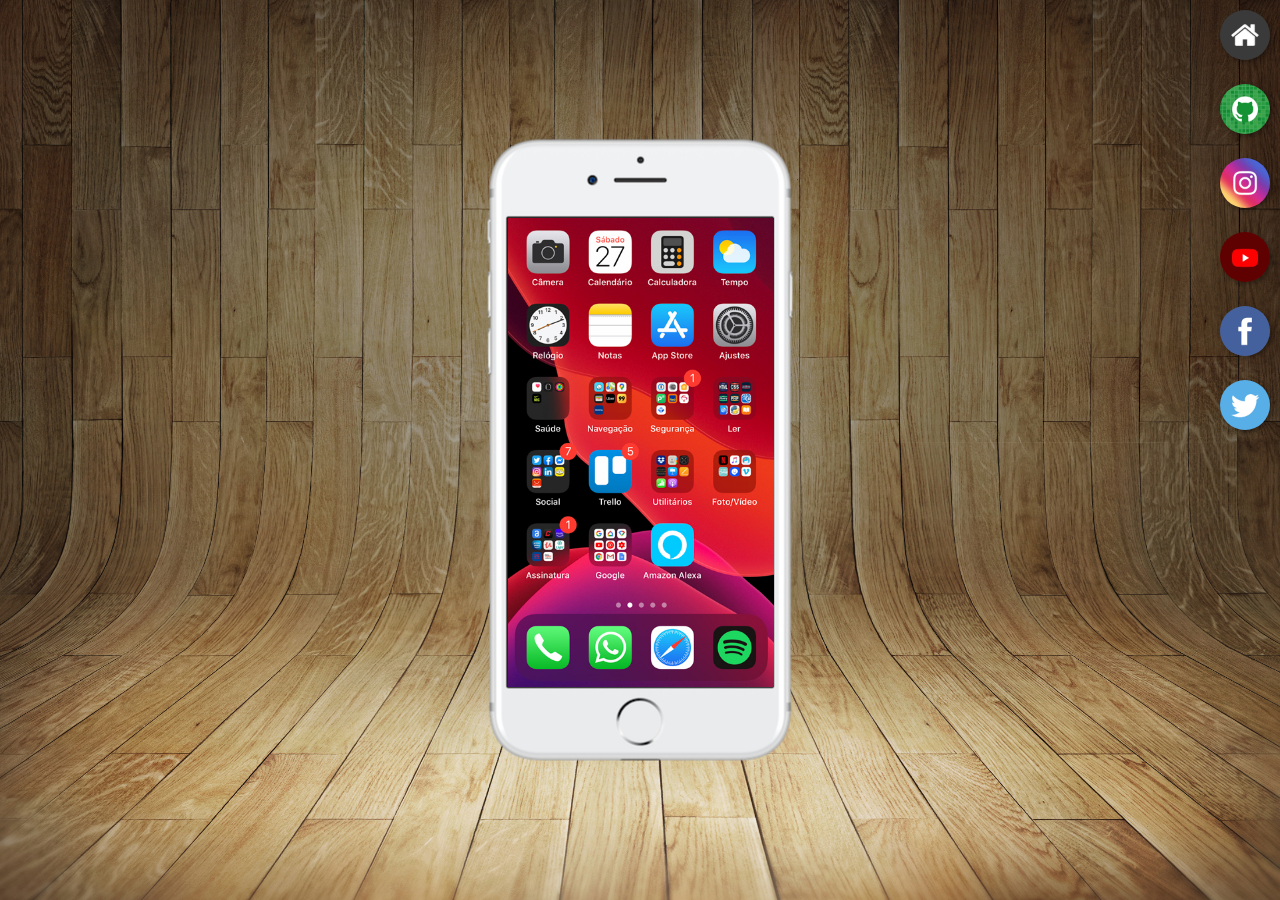
<file: index.html>
<!DOCTYPE html>
<html lang="pt-br">
<head>
    <meta charset="UTF-8">
    <meta name="viewport" content="width=device-width, initial-scale=1.0">
    <title>projeto redes sociais</title>
    <link rel="shortcut icon" href="favicon.ico" type="image/x-icon">
    <link rel="stylesheet" href="estilo/style.css">
</head>
<body>
    <main>
        <section id="cll">

        <iframe src="home.html" frameborder="0" name="tela" id="tela">
            seu navegador nao e capasitado para isso
        </iframe>

        </section>

        <section id="redes-cosiais">
            <a href="home.html" target="tela"><img src="imagens/logo-home.jpg" alt=""></a><br>

            <a href="github.html" target="tela"><img src="imagens/logo-github.jpg" alt=""></a><br>

            <a href="instagram.html" target="tela"><img src="imagens/logo-instagram.jpg" alt=""></a><br>

            <a href="youtube.html" target="tela"><img src="imagens/logo-youtube.jpg" alt=""></a><br>

            <a href="facebock.html" target="tela"><img src="imagens/logo-facebook.jpg" alt=""></a><br>

            <a href="twitter.html" target="tela"><img src="imagens/logo-twitter.jpg" alt=""></a>


        </section>
    </main>
</body>
</html>
</file>
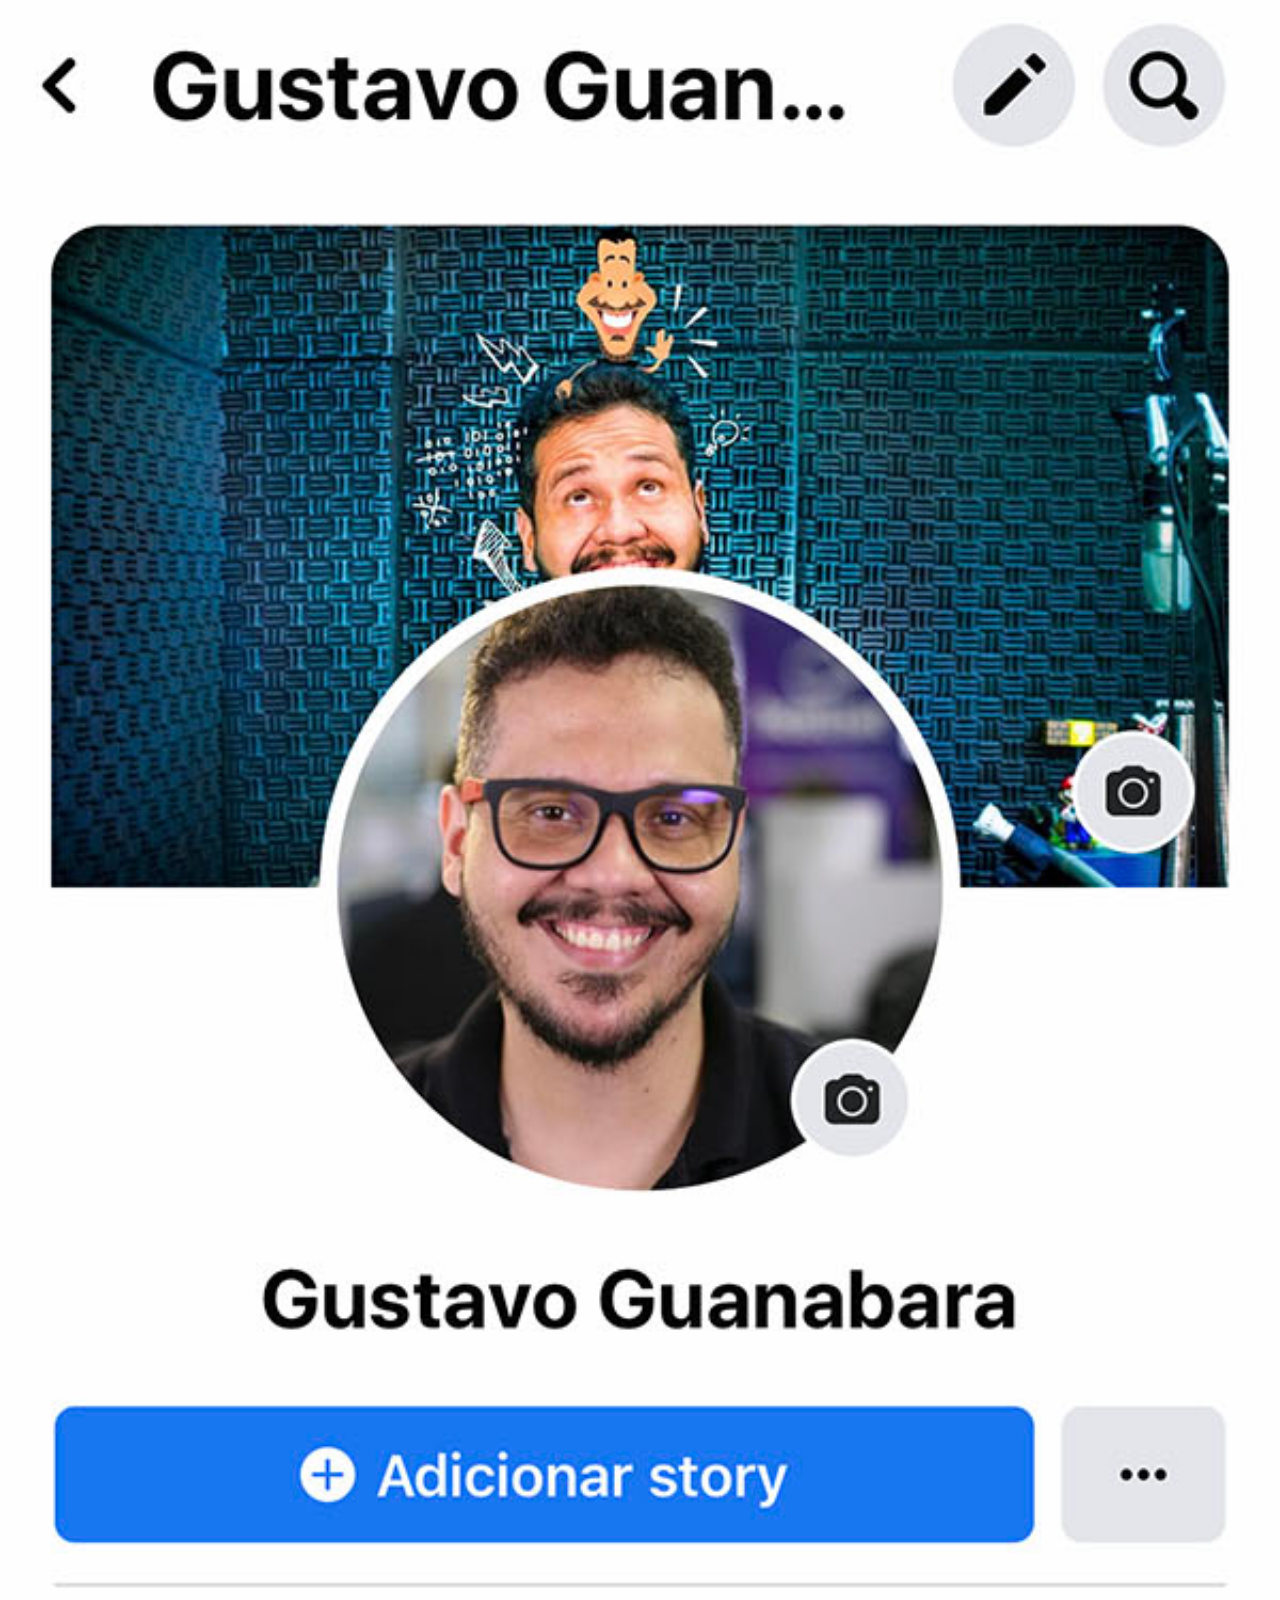
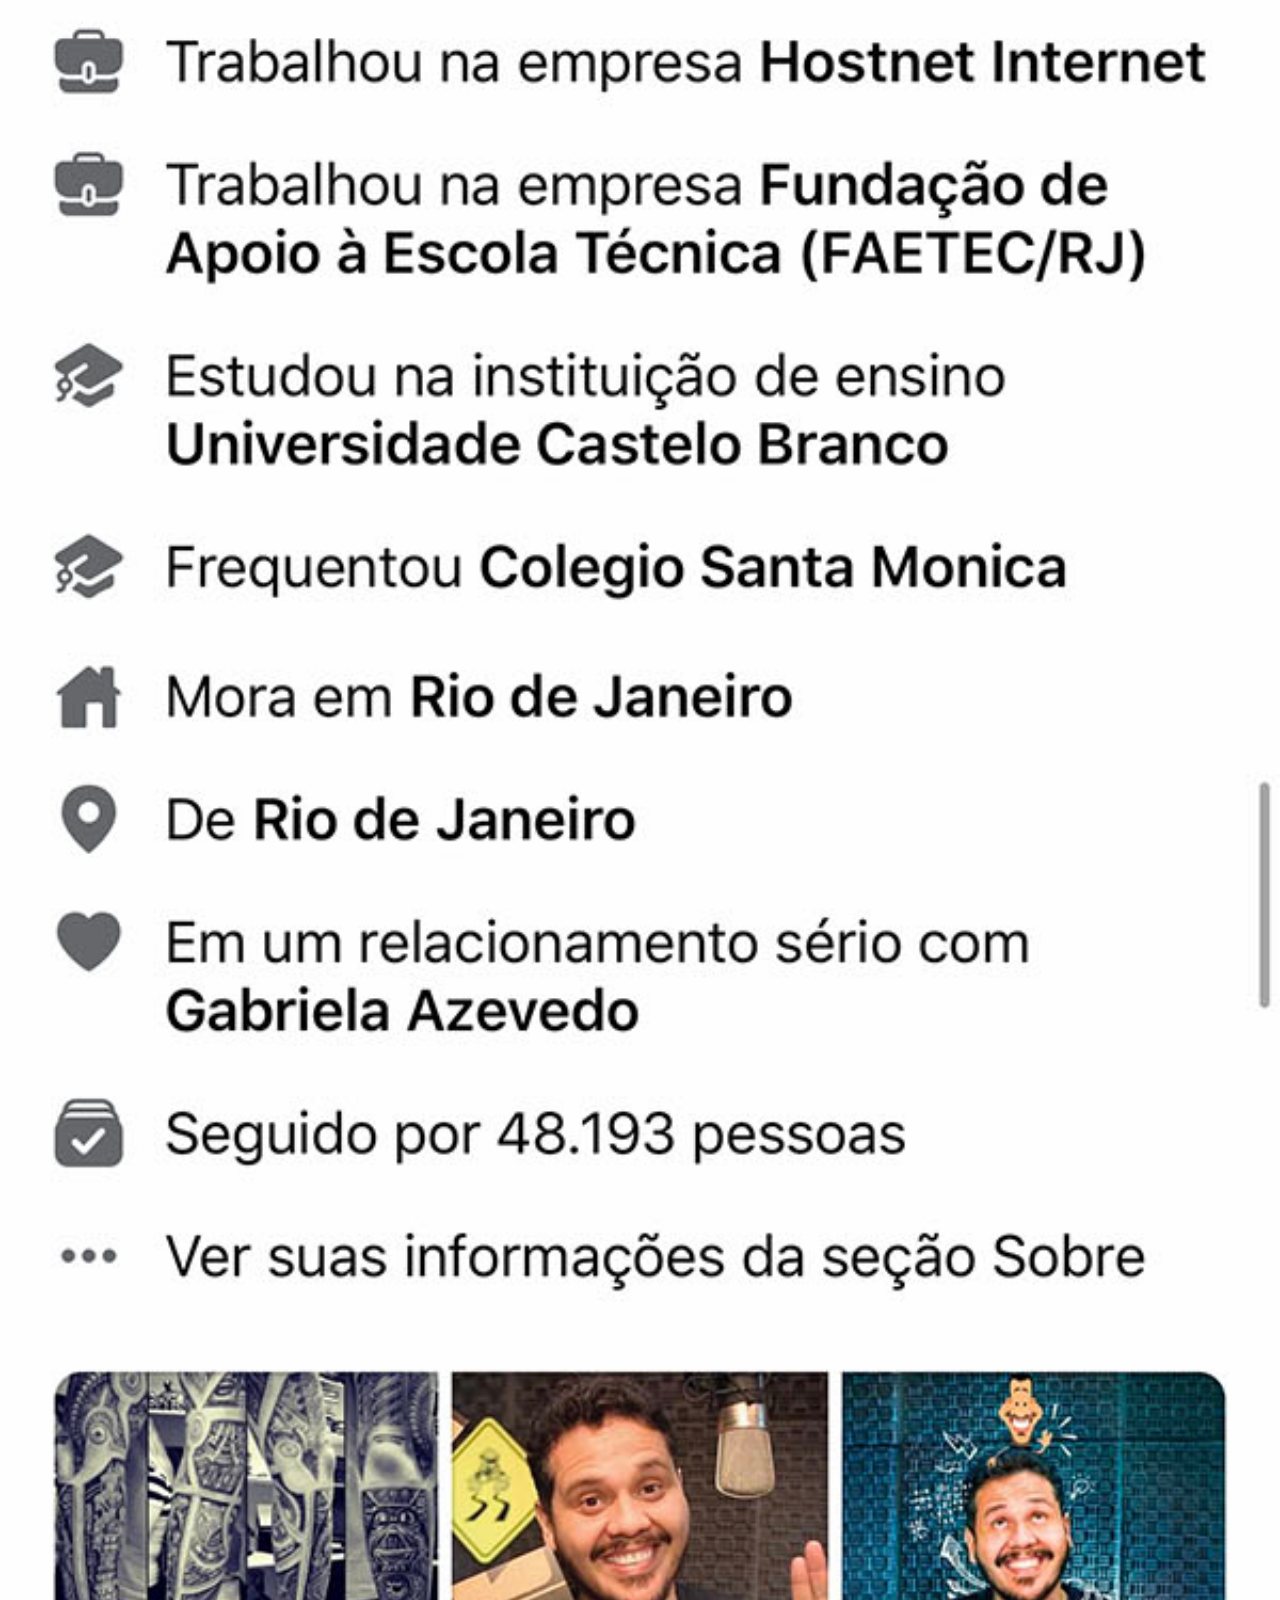
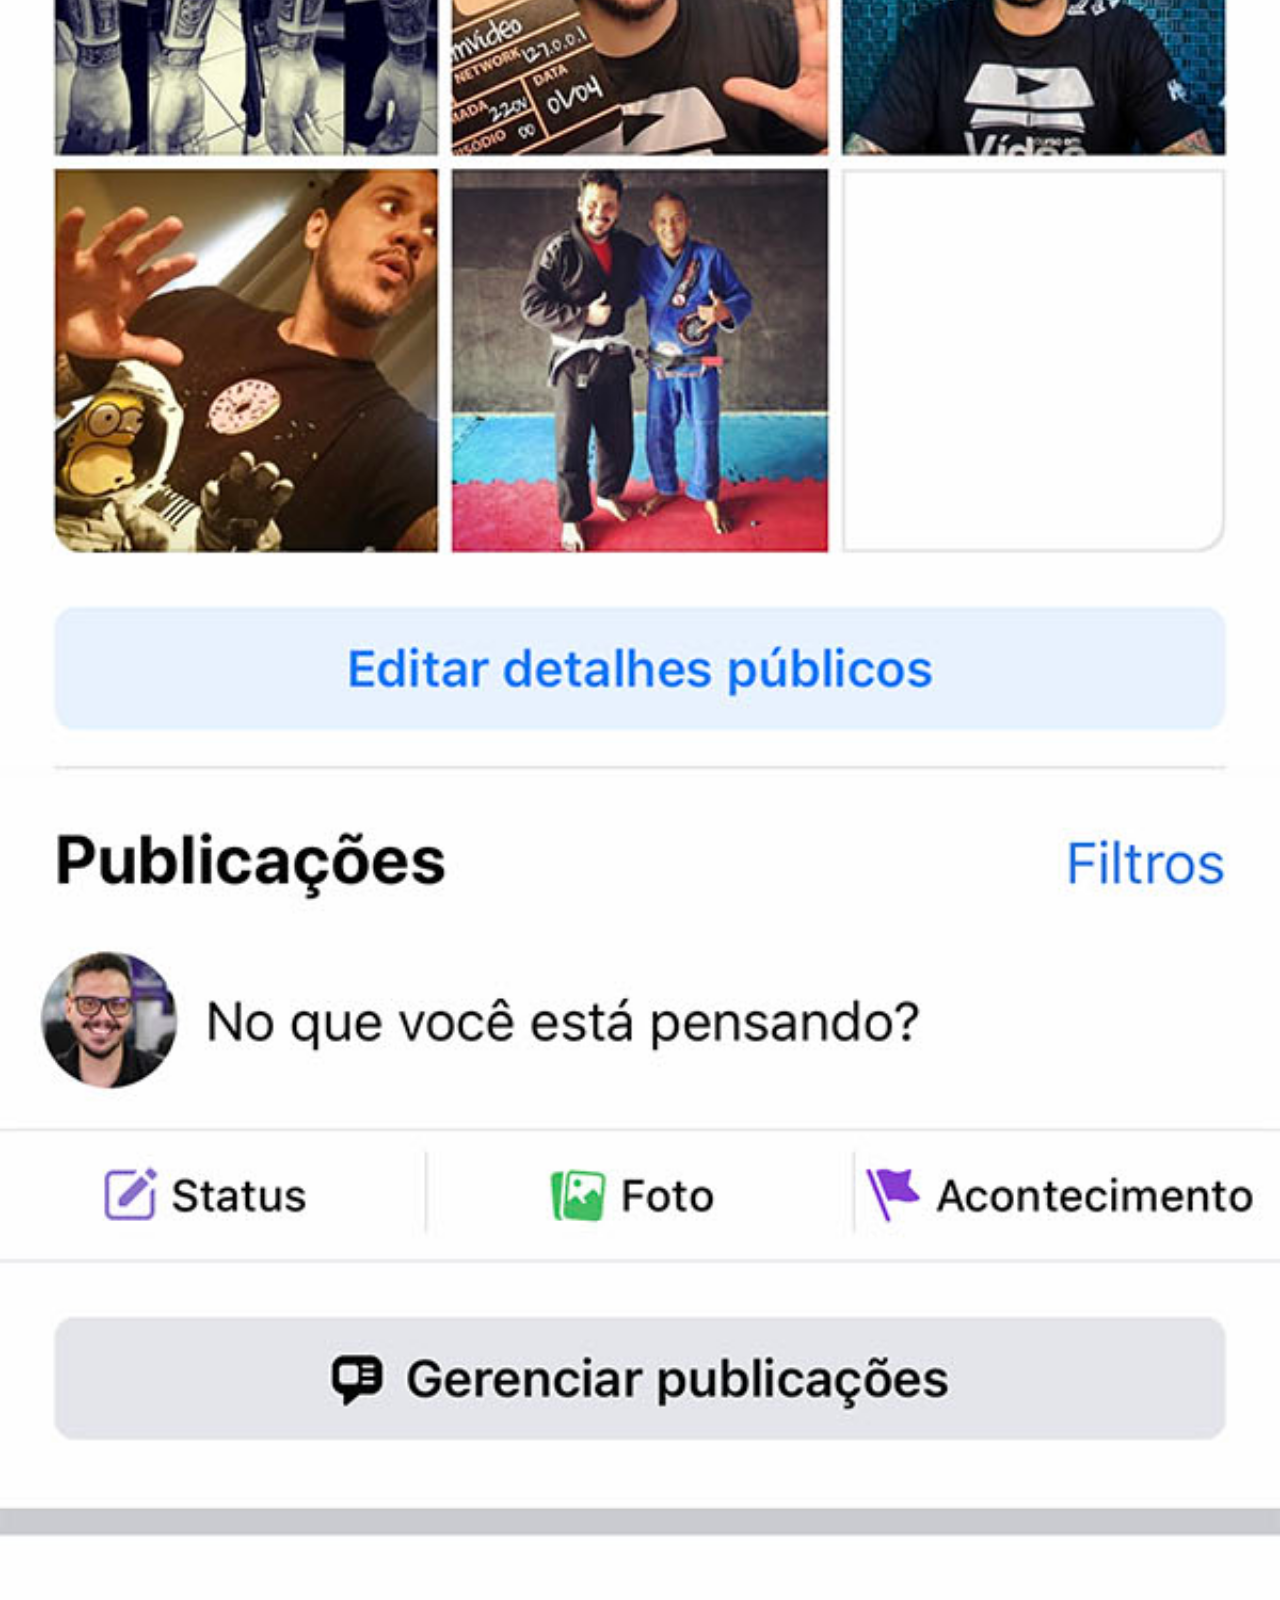
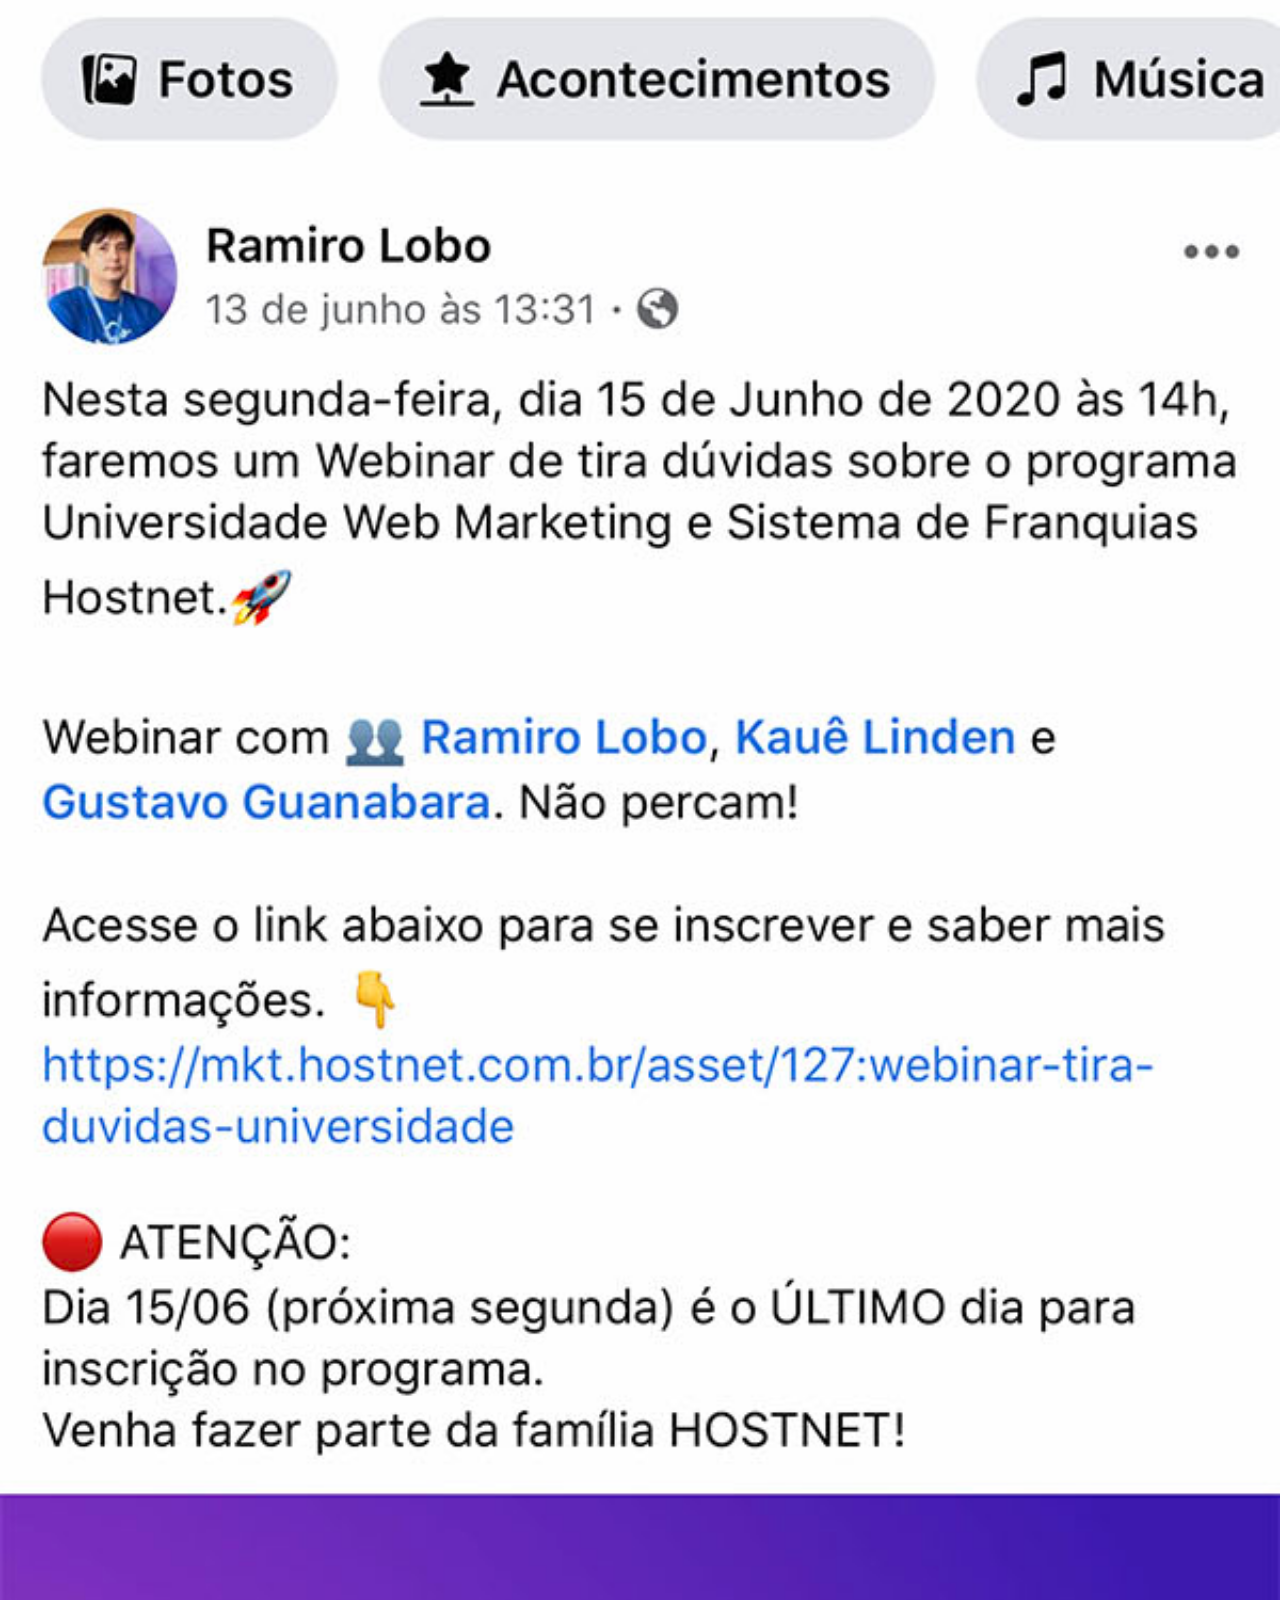
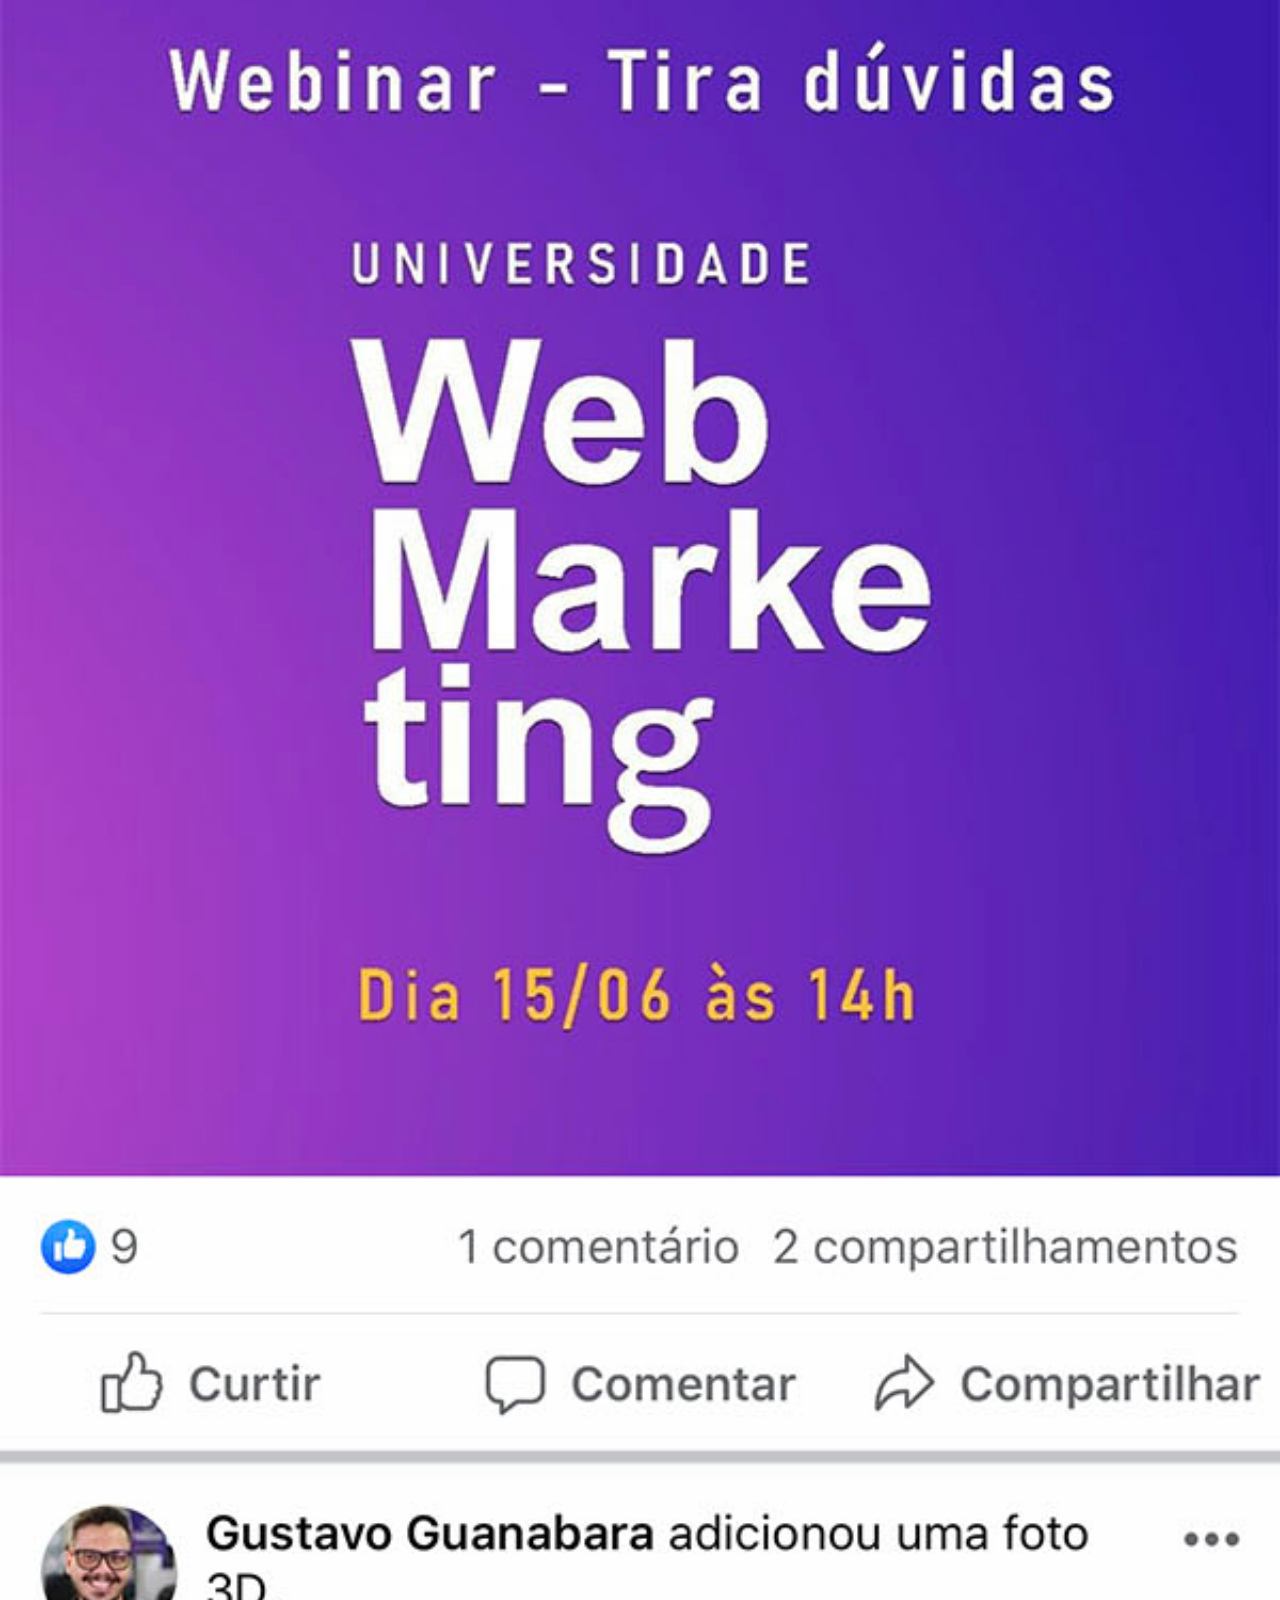
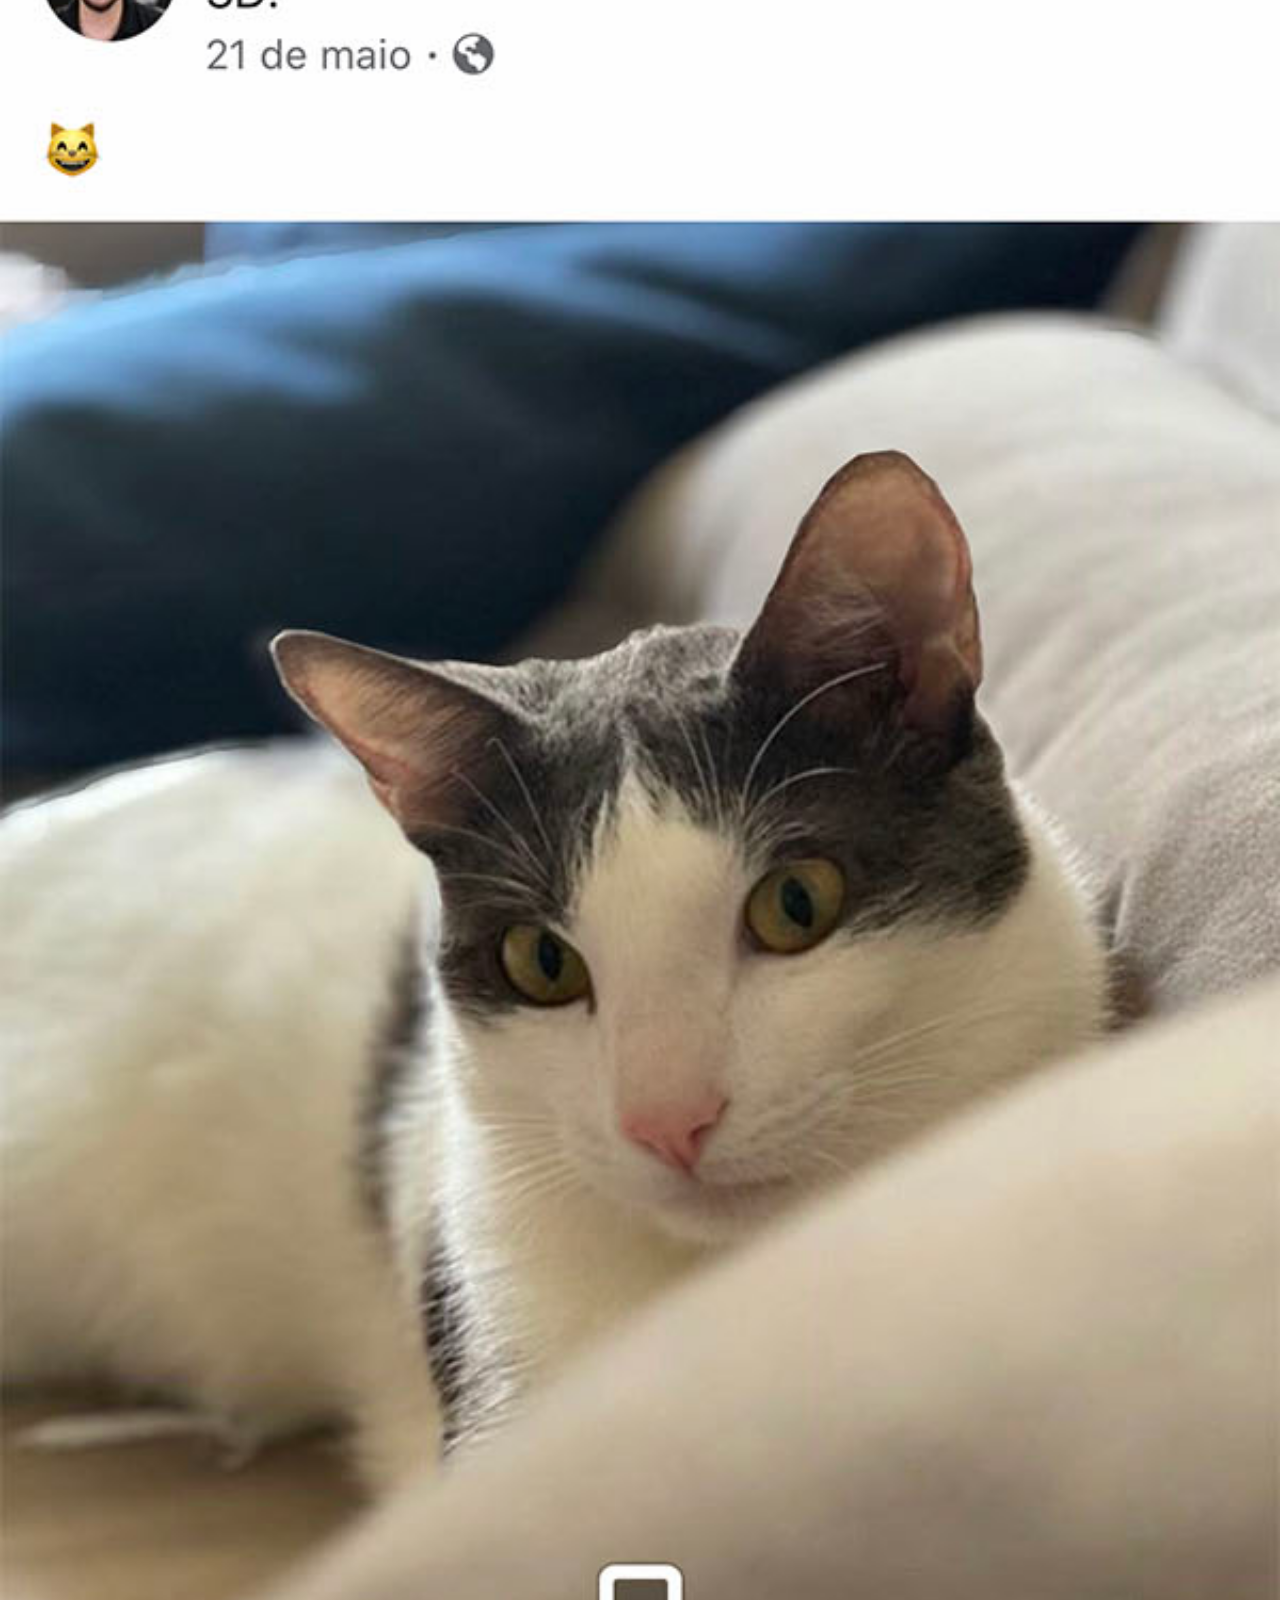
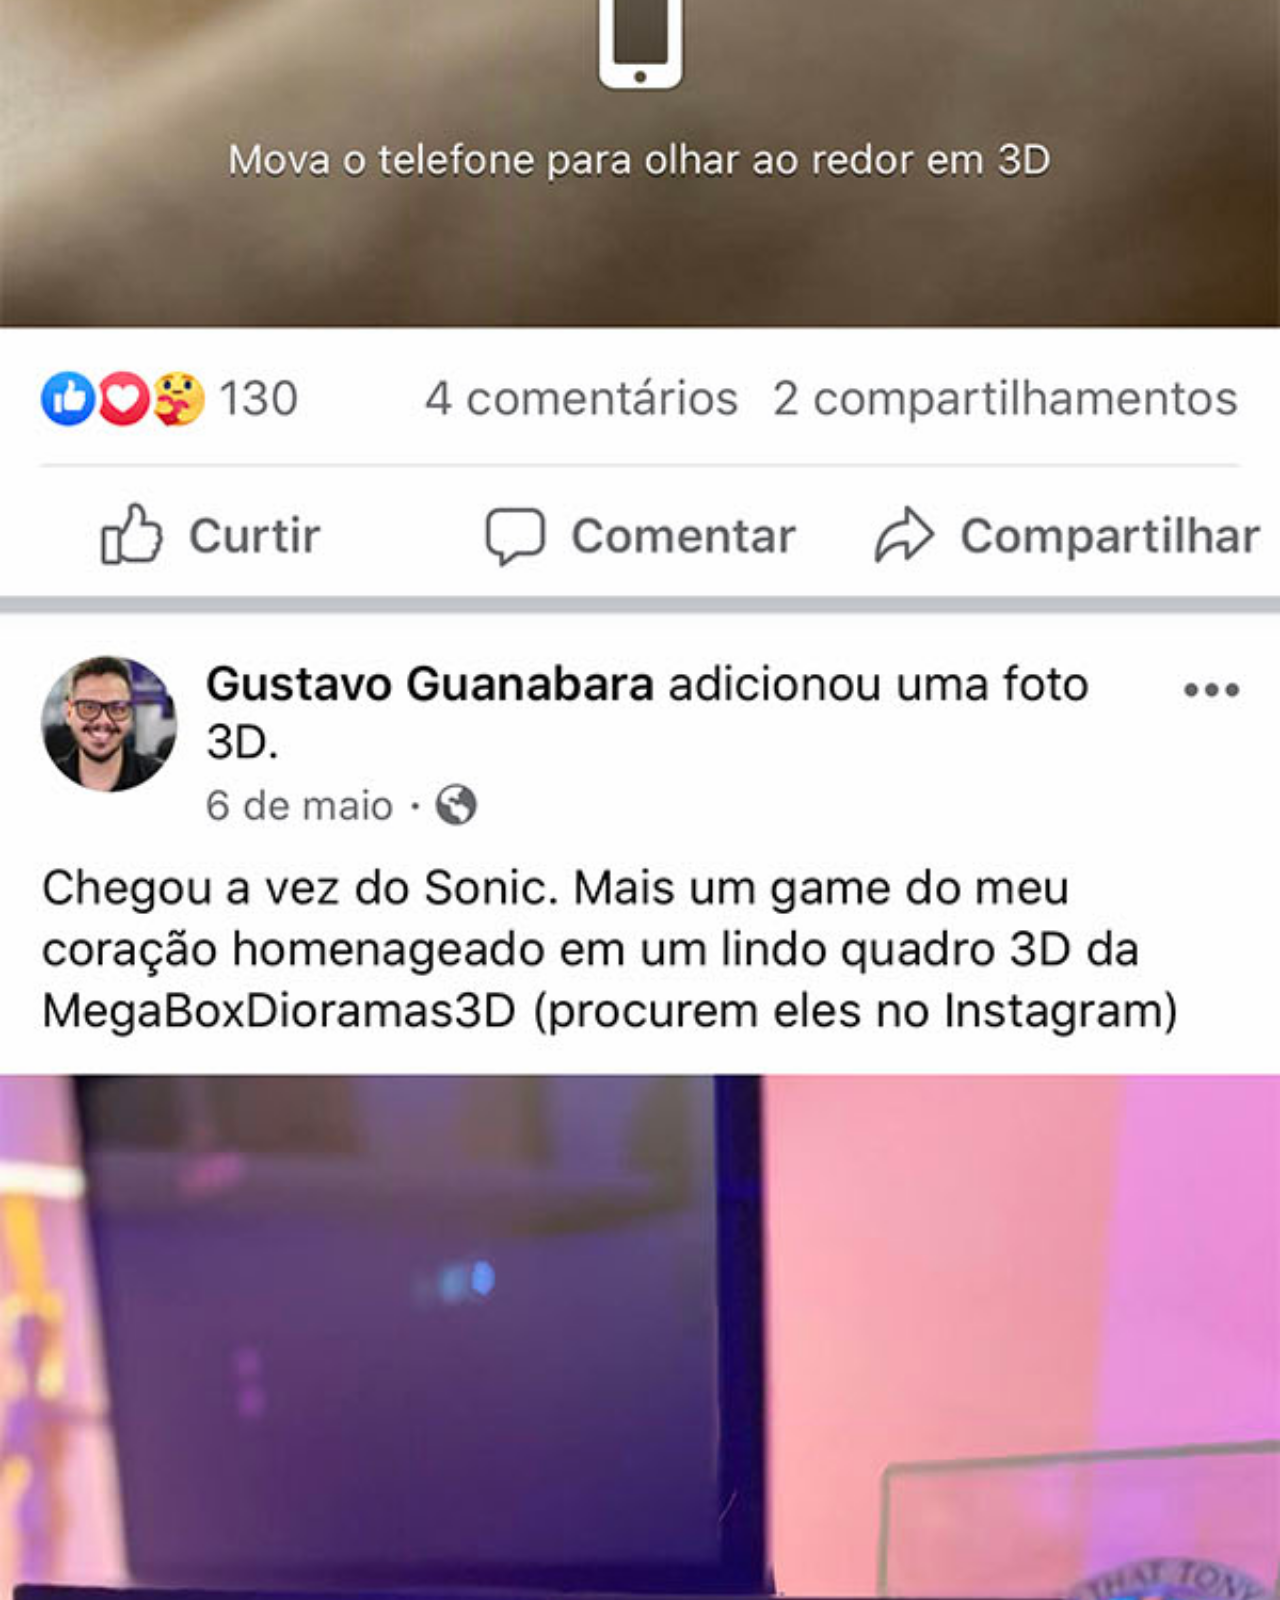
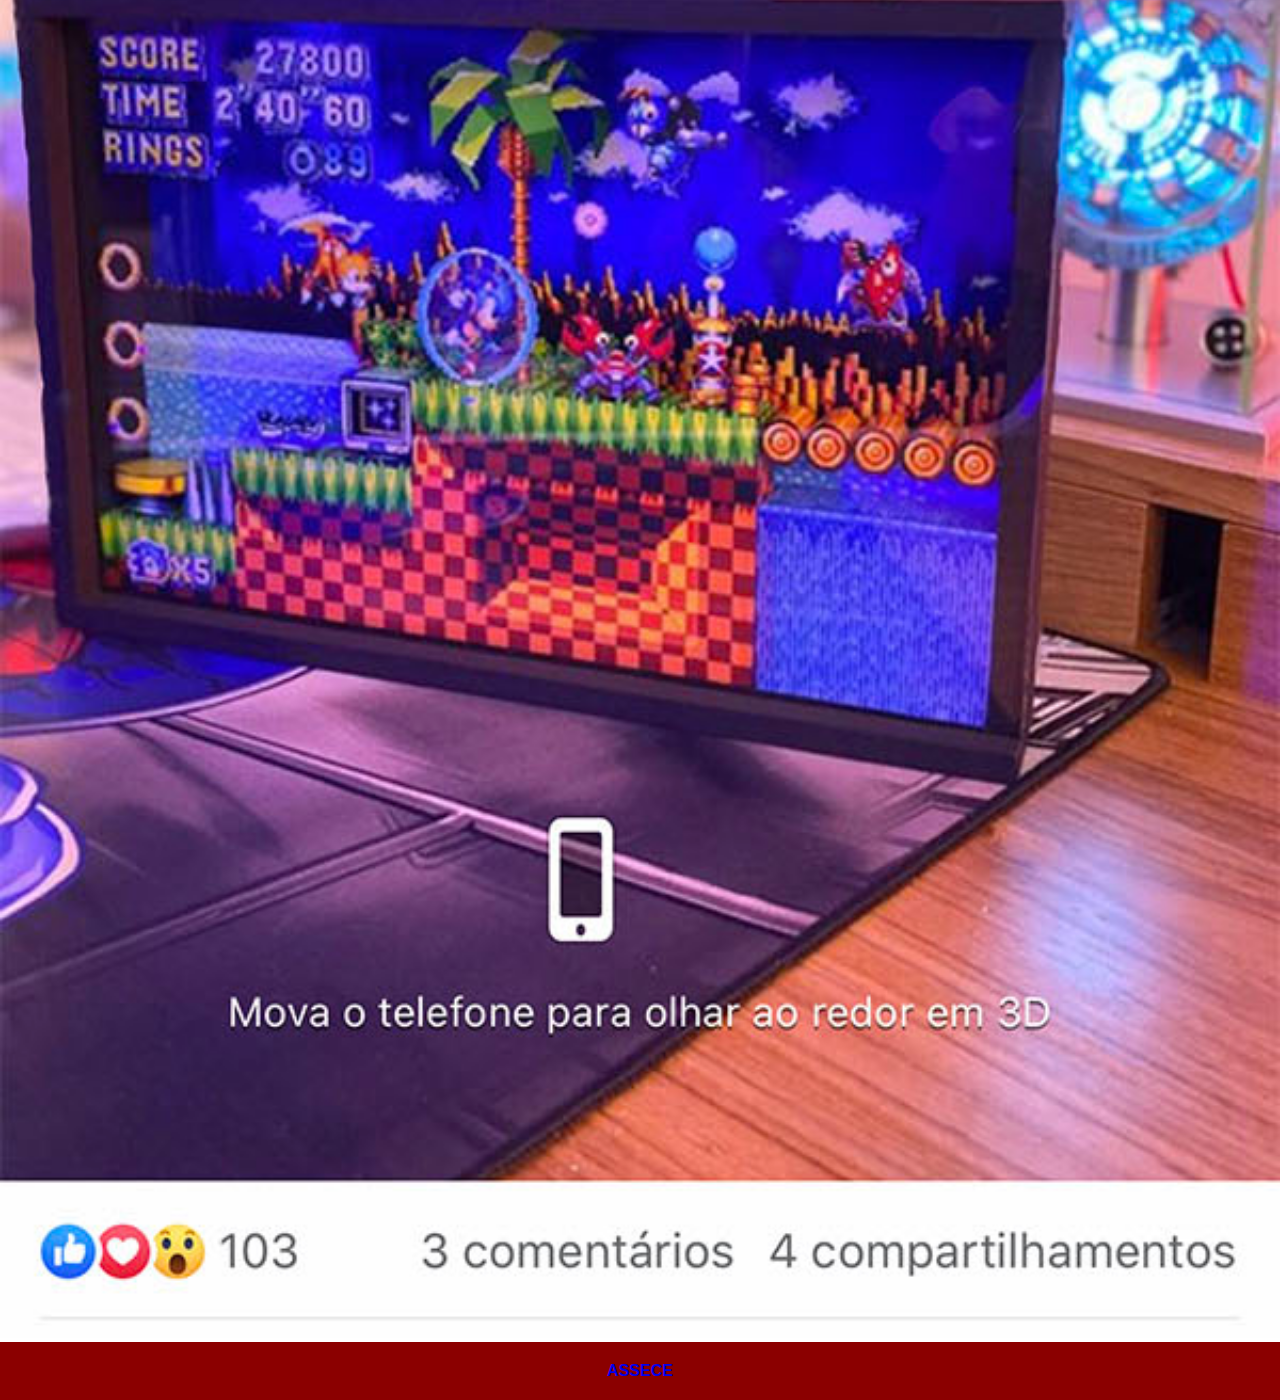
<file: facebock.html>
<!DOCTYPE html>
<html lang="pt-br">
<head>
    <meta charset="UTF-8">
    <meta name="viewport" content="width=device-width, initial-scale=1.0">
    <title>faceboock</title>
    <link rel="stylesheet" href="estilo/social.css">
</head>
<body>
    <img src="imagens/tela-facebook.jpg" alt="faceboock">
    <a href="https://www.youtube.com/c/CursoemV%C3%ADdeo/playlists" target="_blank"> ASSECE</a>
</body>
</html>
</file>
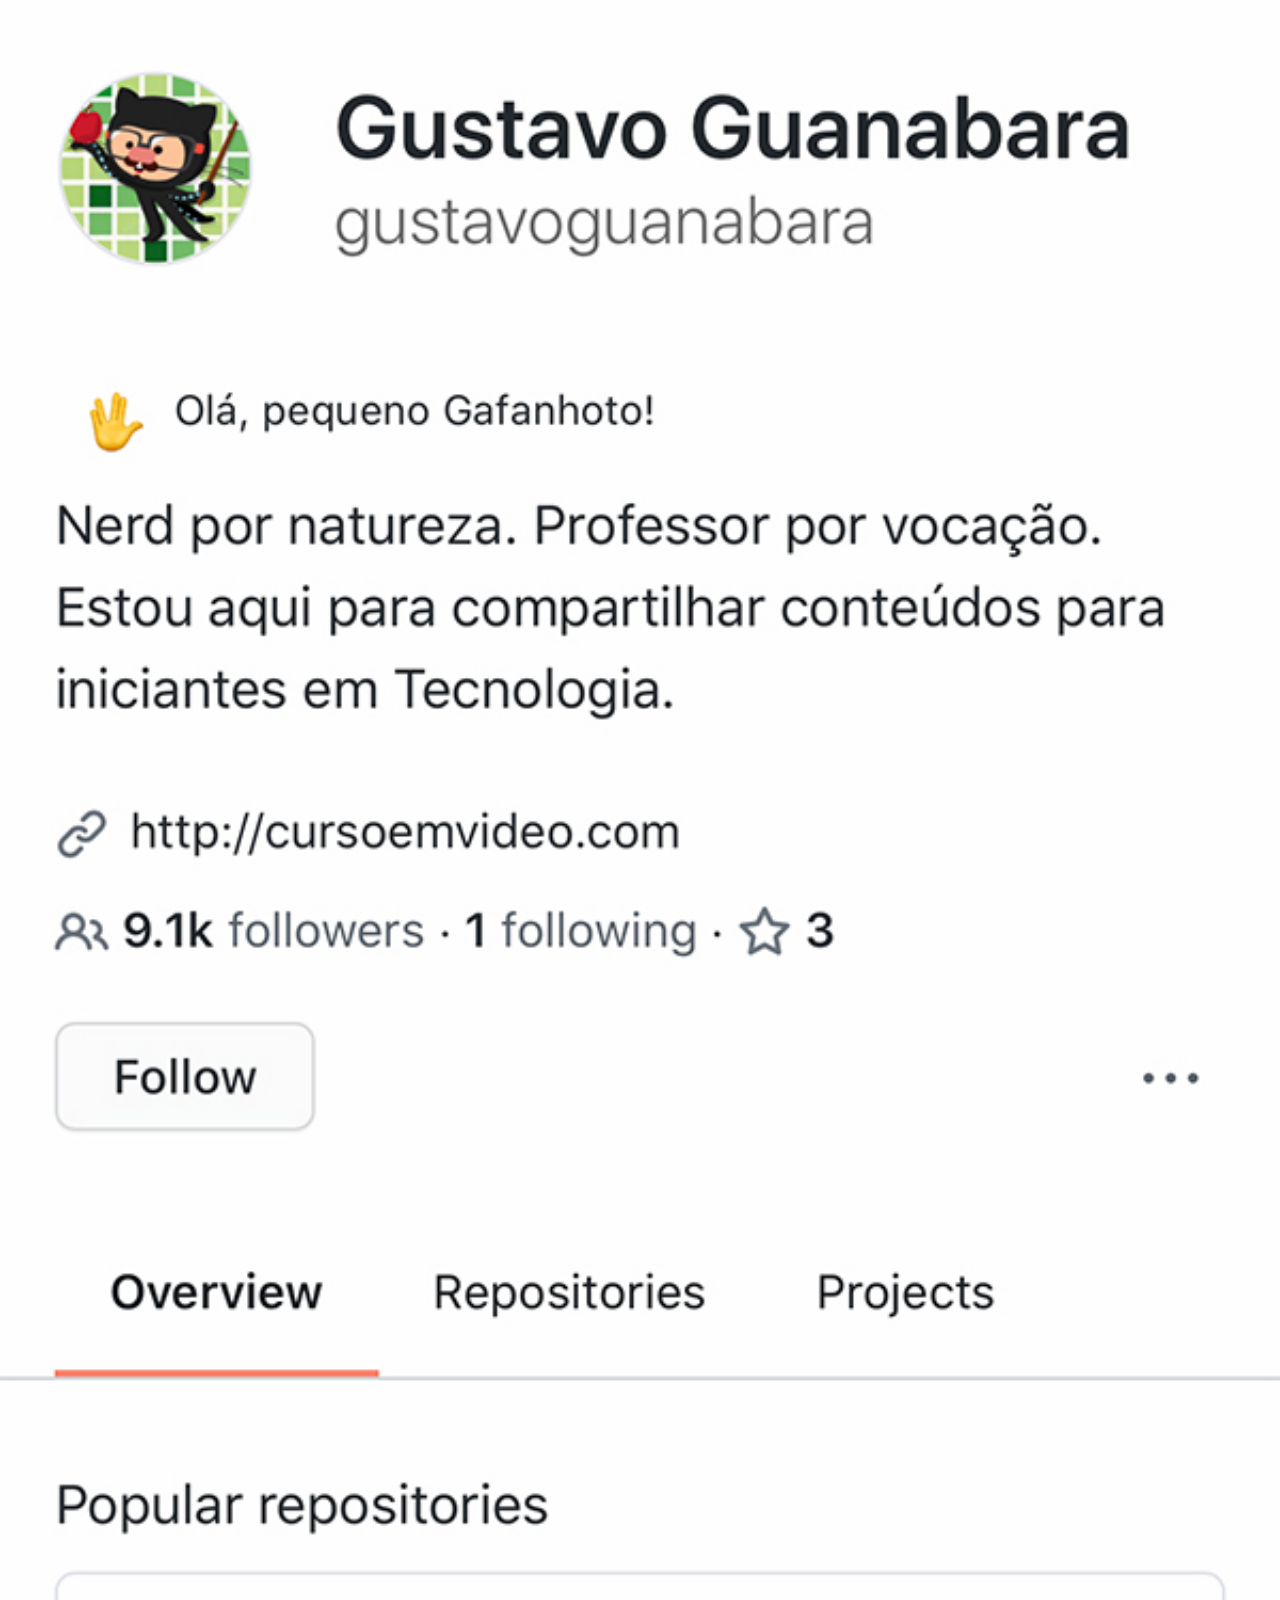
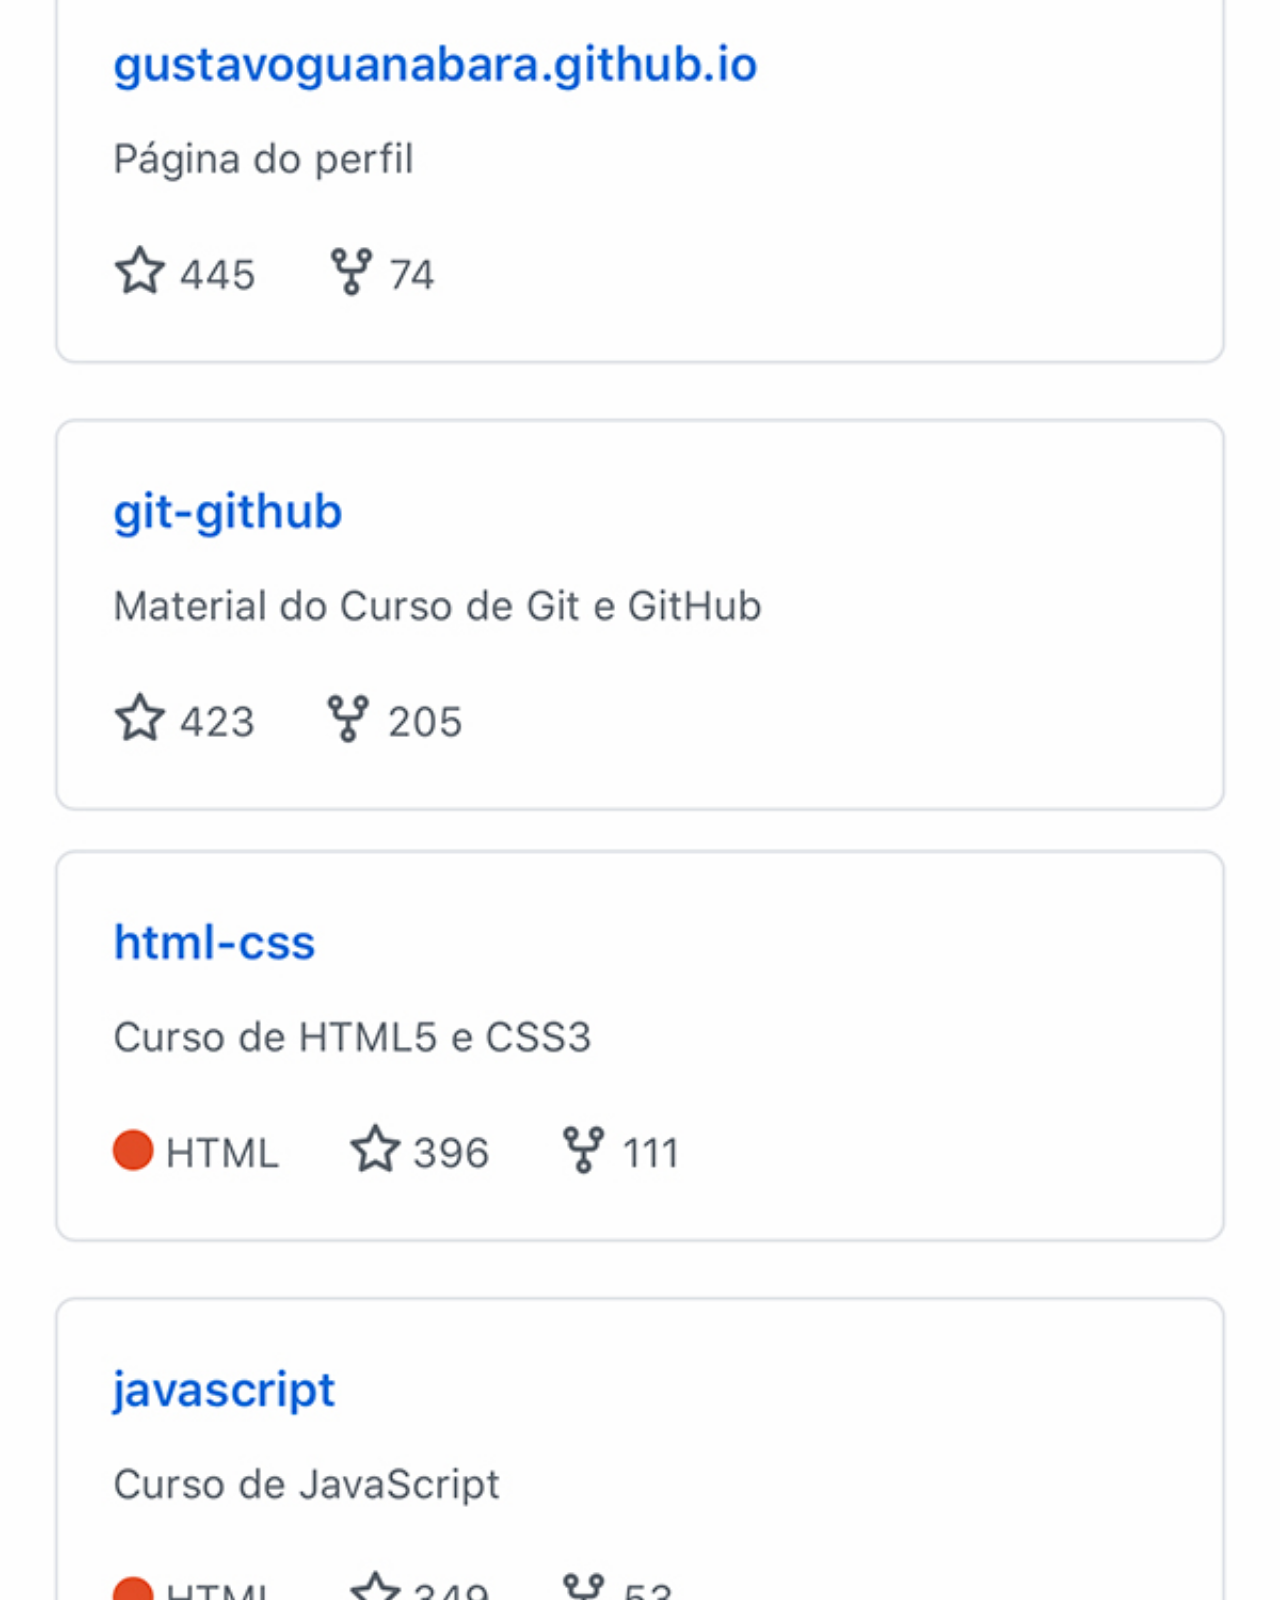
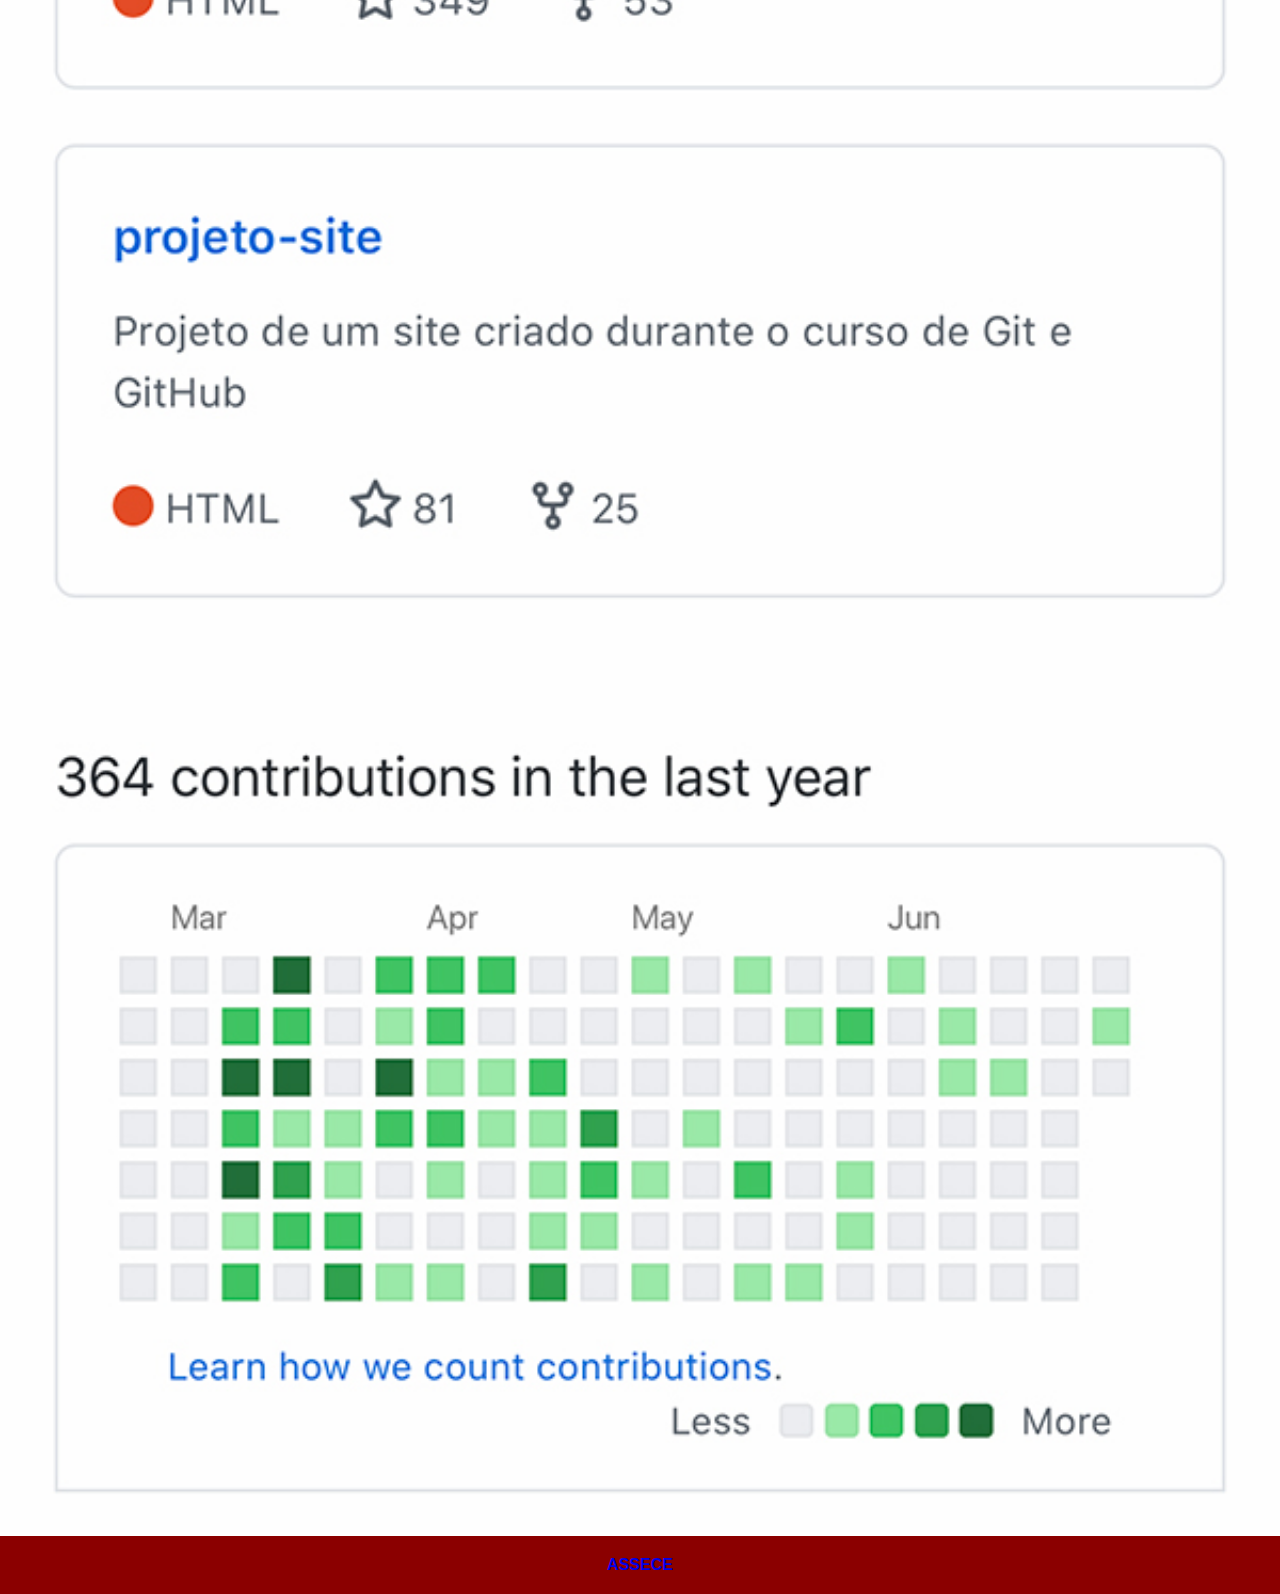
<file: github.html>
<!DOCTYPE html>
<html lang="pt-br">
<head>
    <meta charset="UTF-8">
    <meta name="viewport" content="width=device-width, initial-scale=1.0">
    <title>github</title>
    <link rel="stylesheet" href="estilo/social.css">
</head>
<body>
    <img src="imagens/tela-github.jpg" alt="github">
    <a href="https://www.youtube.com/c/CursoemV%C3%ADdeo/playlists" target="_blank"> ASSECE</a>
</body>
</html>
</file>
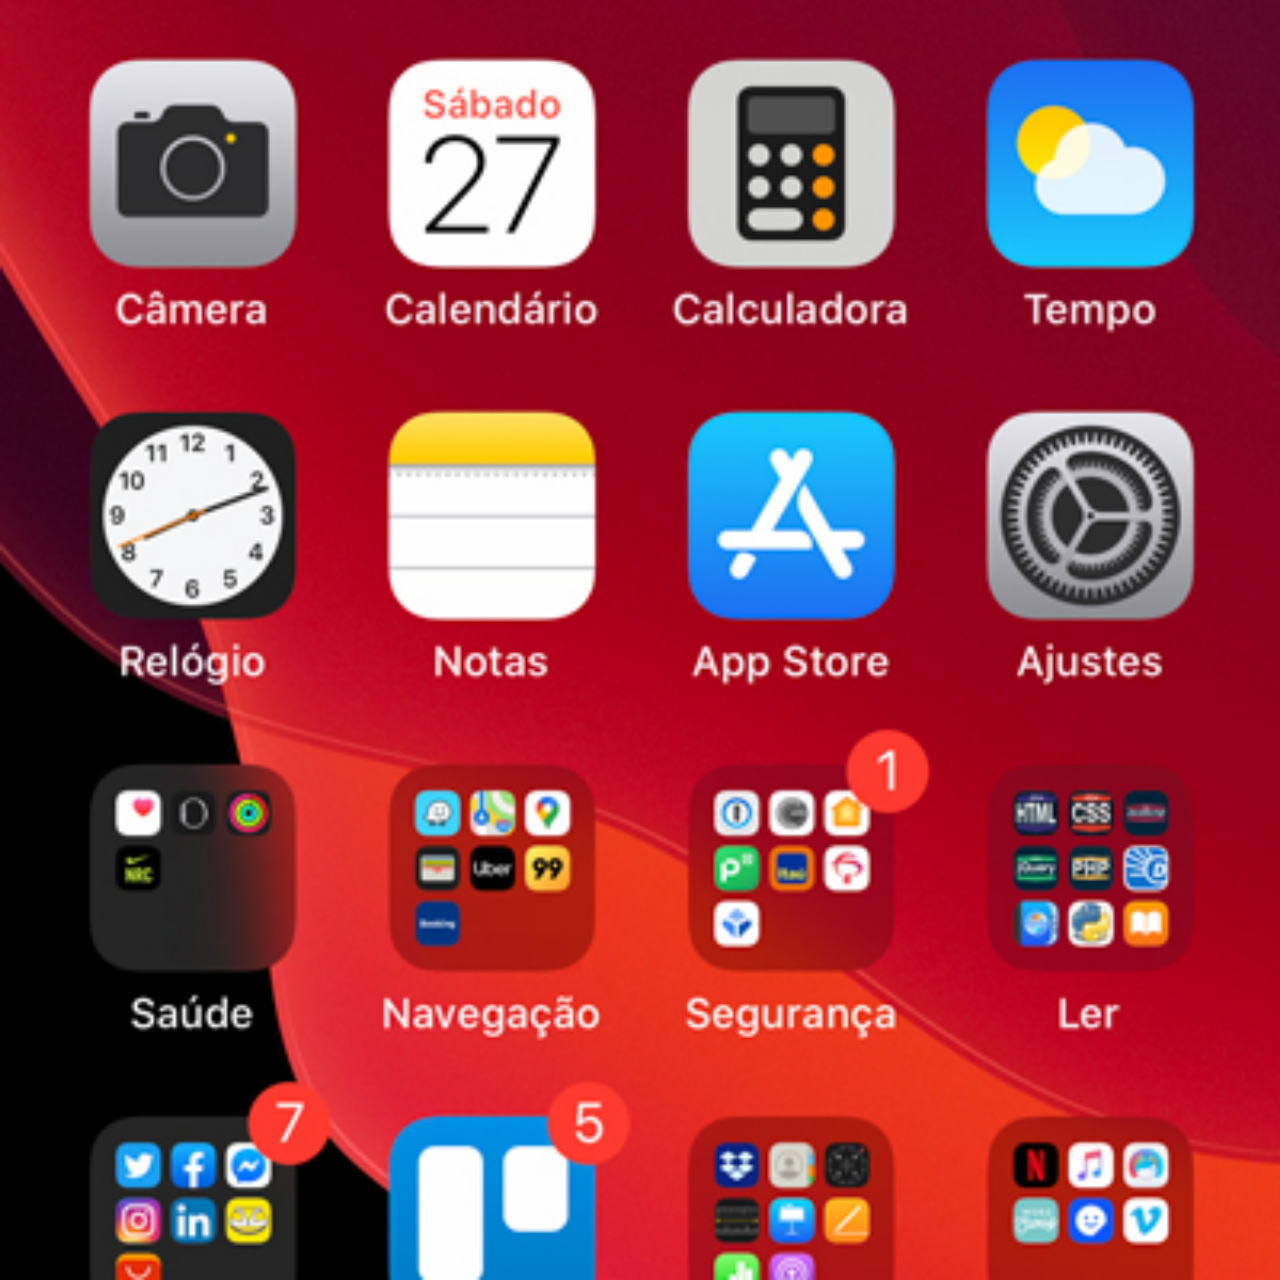
<file: home.html>
<!DOCTYPE html>
<html lang="pt-br">
<head>
    <meta charset="UTF-8">
    <meta name="viewport" content="width=device-width, initial-scale=1.0">
    <title>home</title>
    <style>
        *{
            padding: 0px;
            margin: 0px;
        }
        ::-webkit-scrollbar{
        width: 0px;
        height: 0px;
        }
        body{
            height: 100vw;
            width: 100vh;
            background: black url('imagens/tela-home.jpg') no-repeat top center;
            background-size: cover;
            
        }
    </style>
</head>
<body>
    
</body>
</html>
</file>
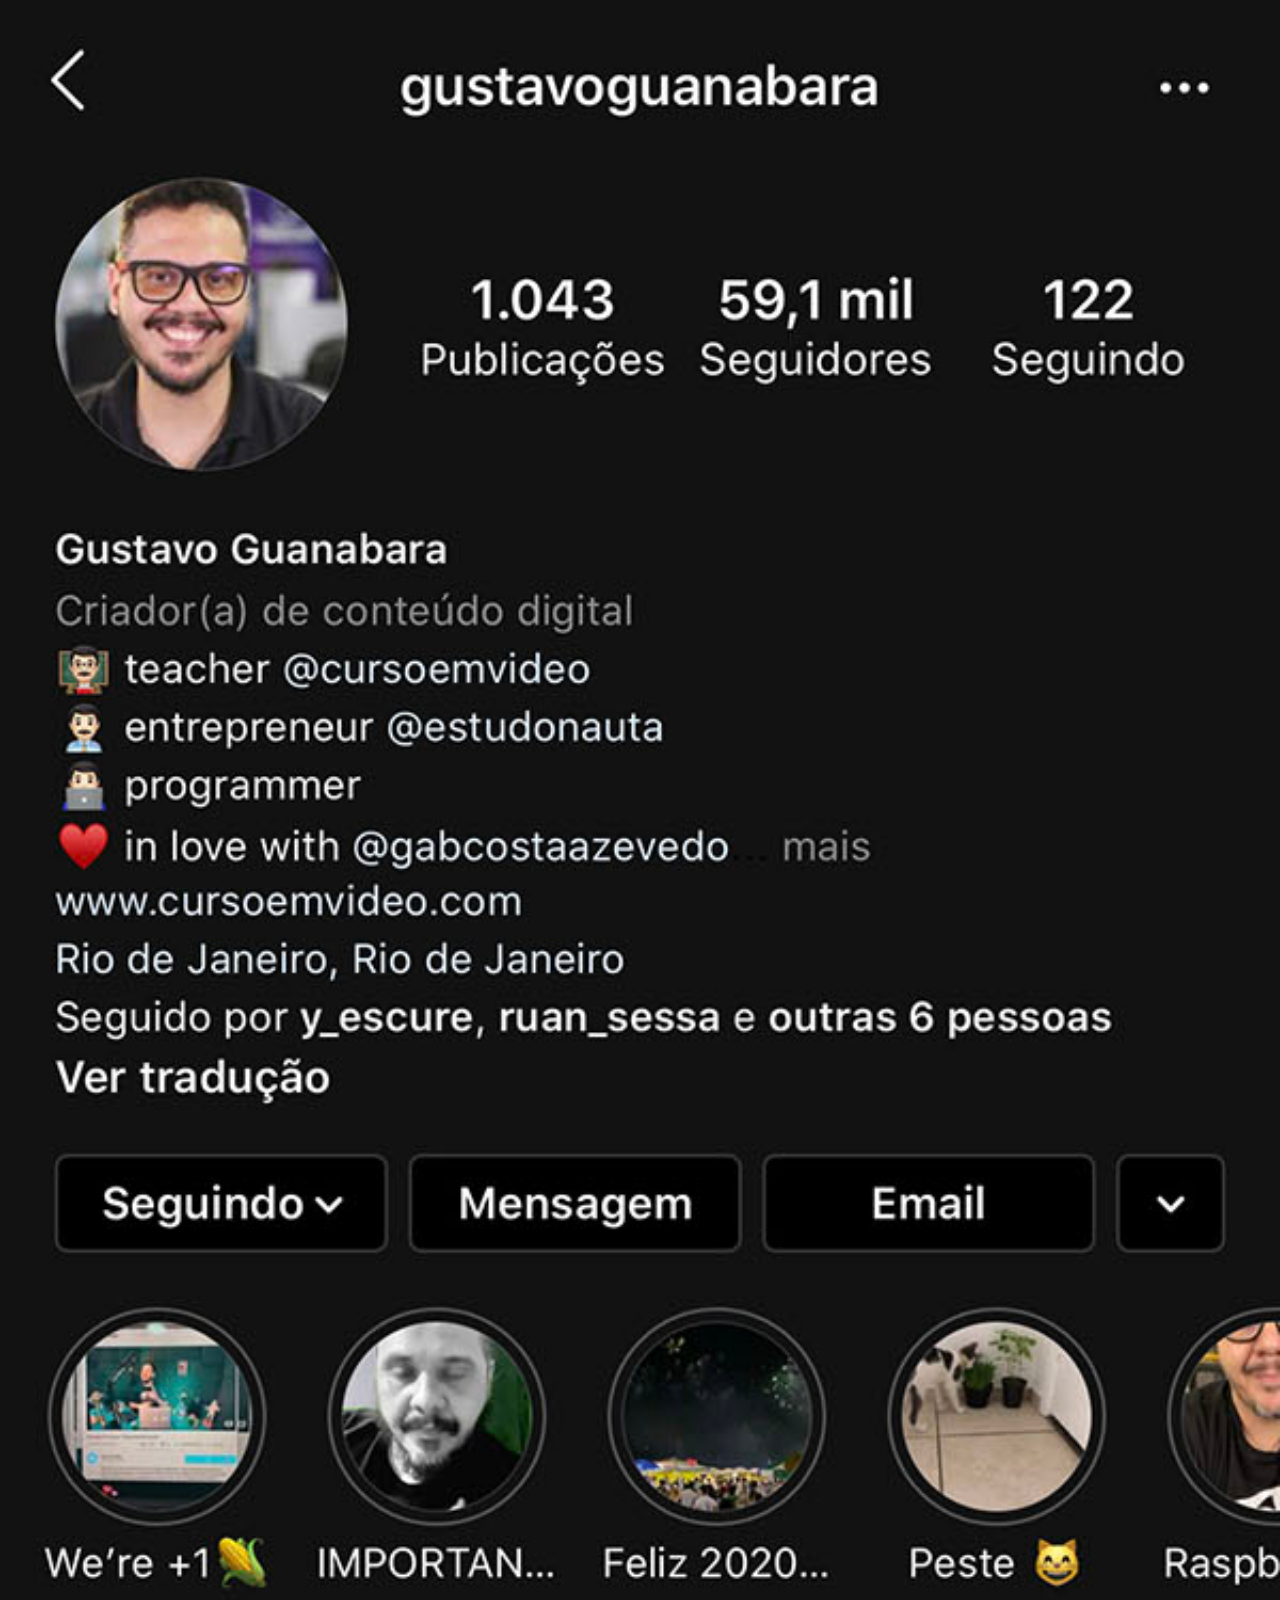
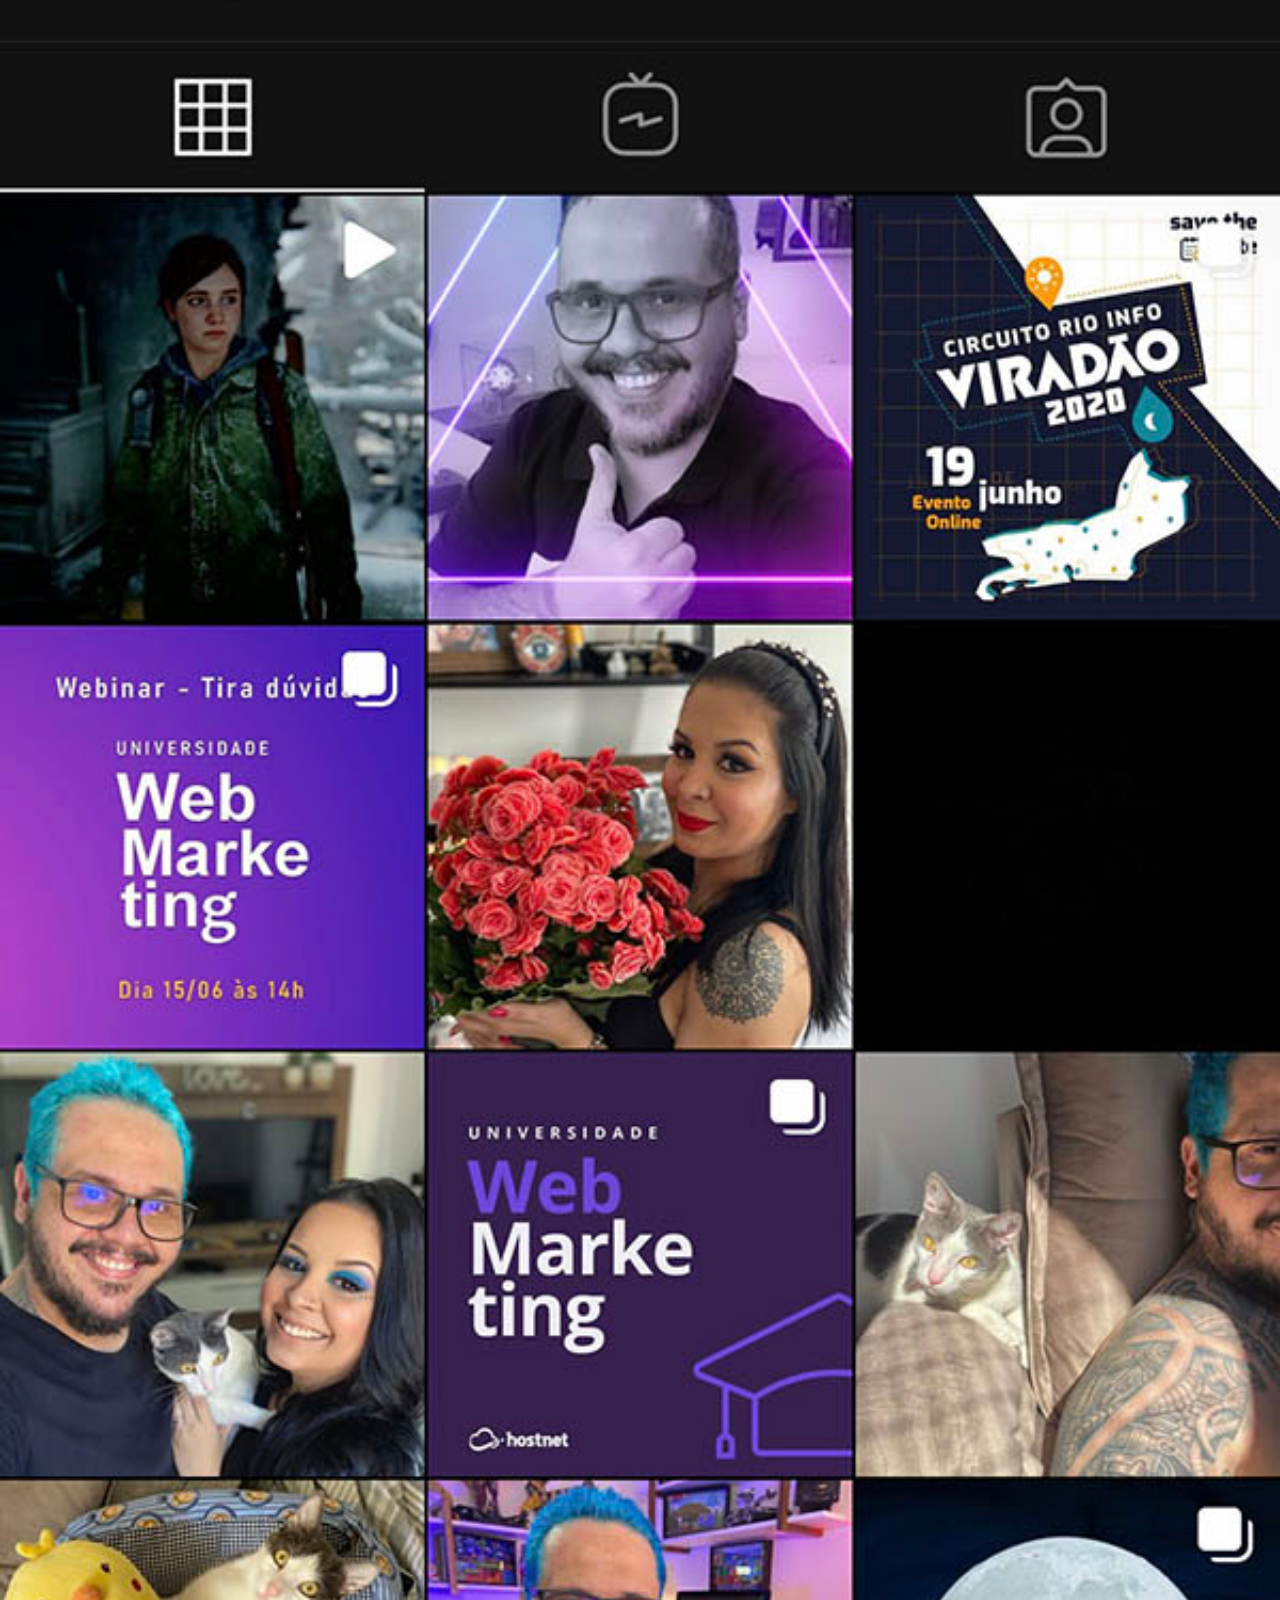
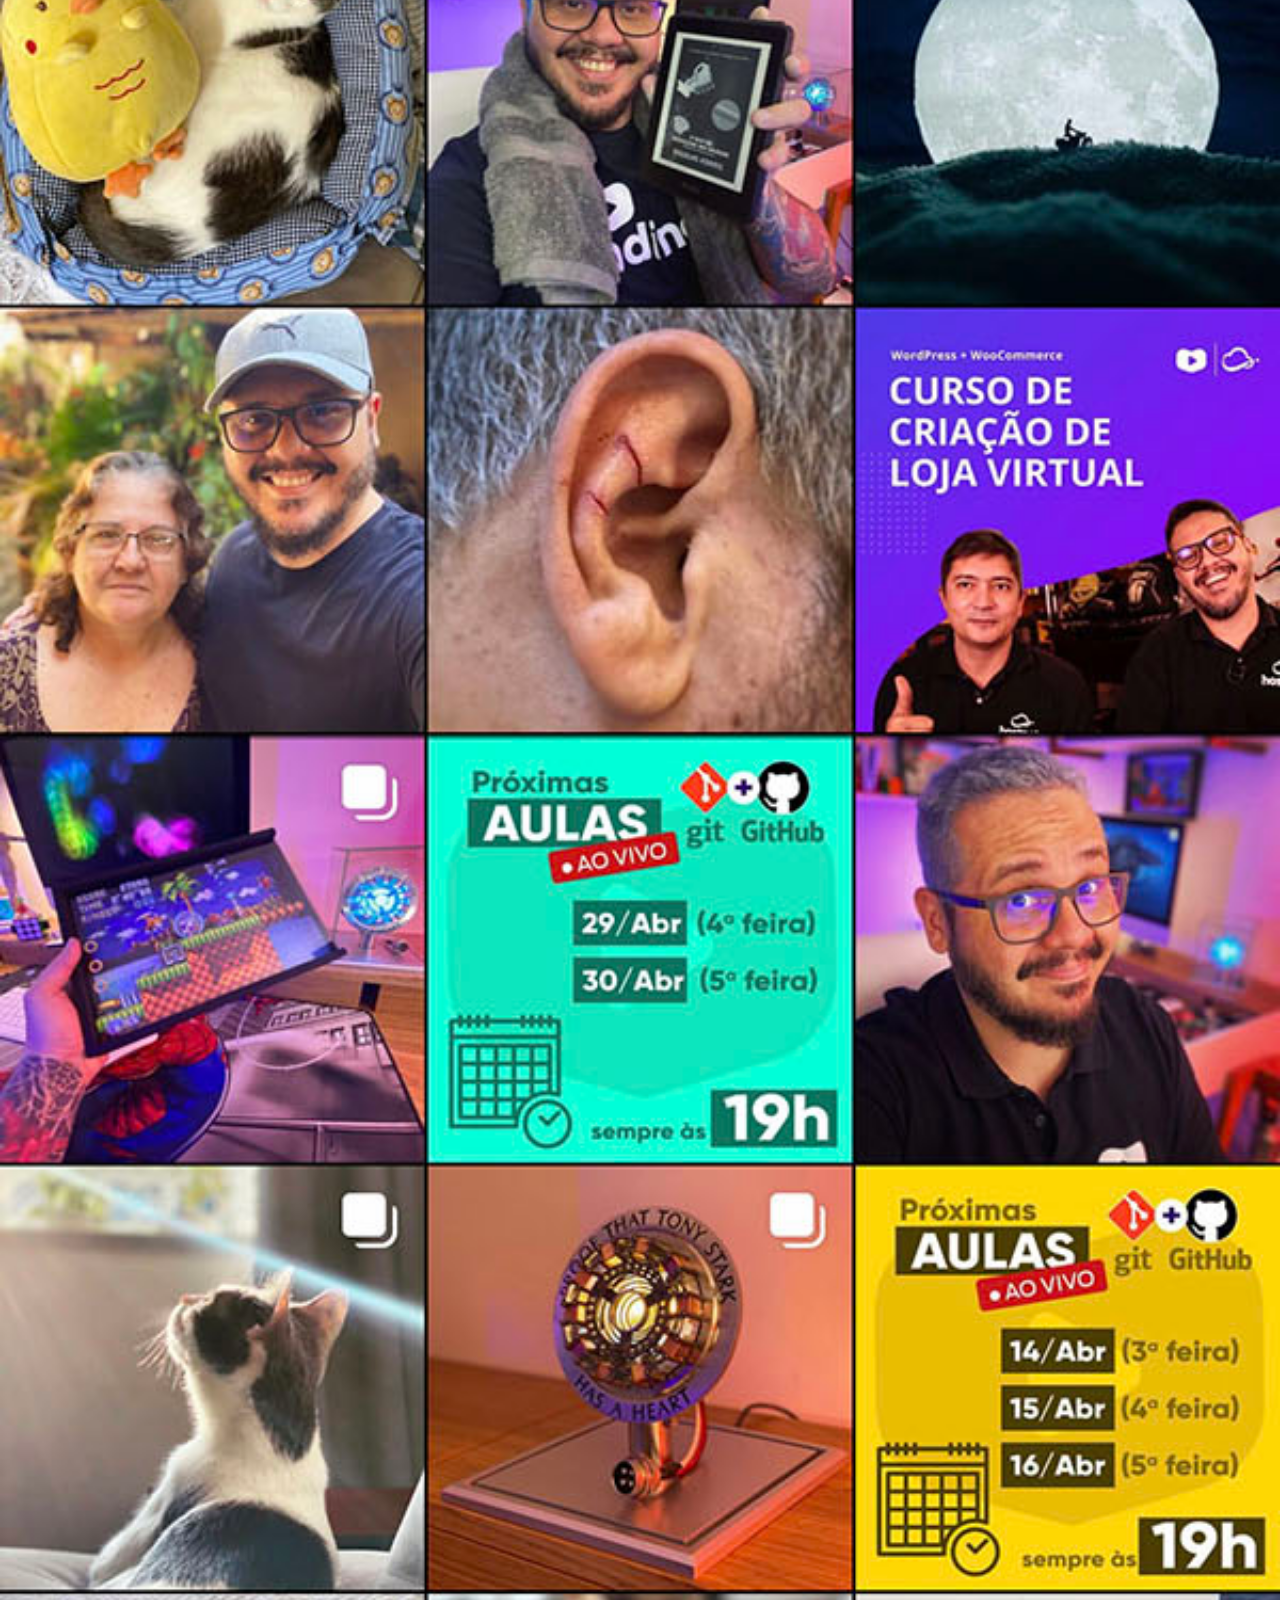
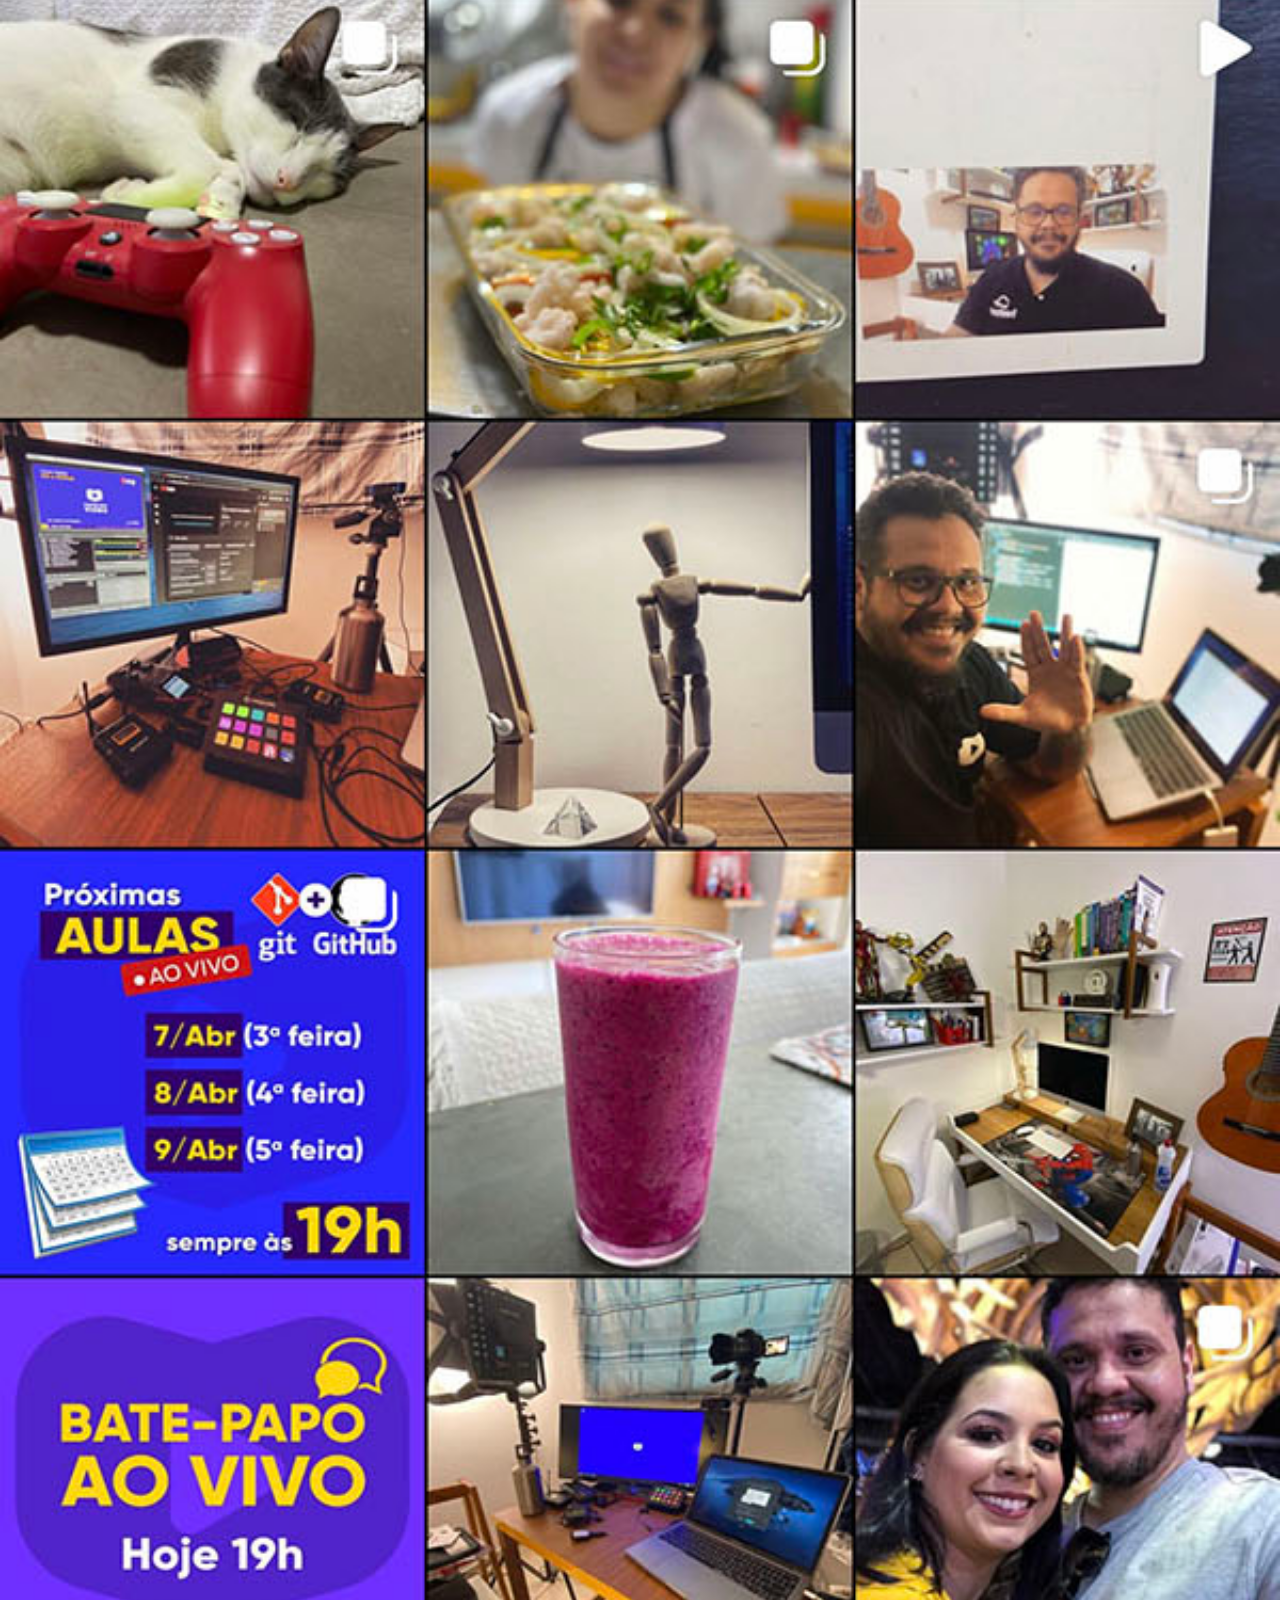
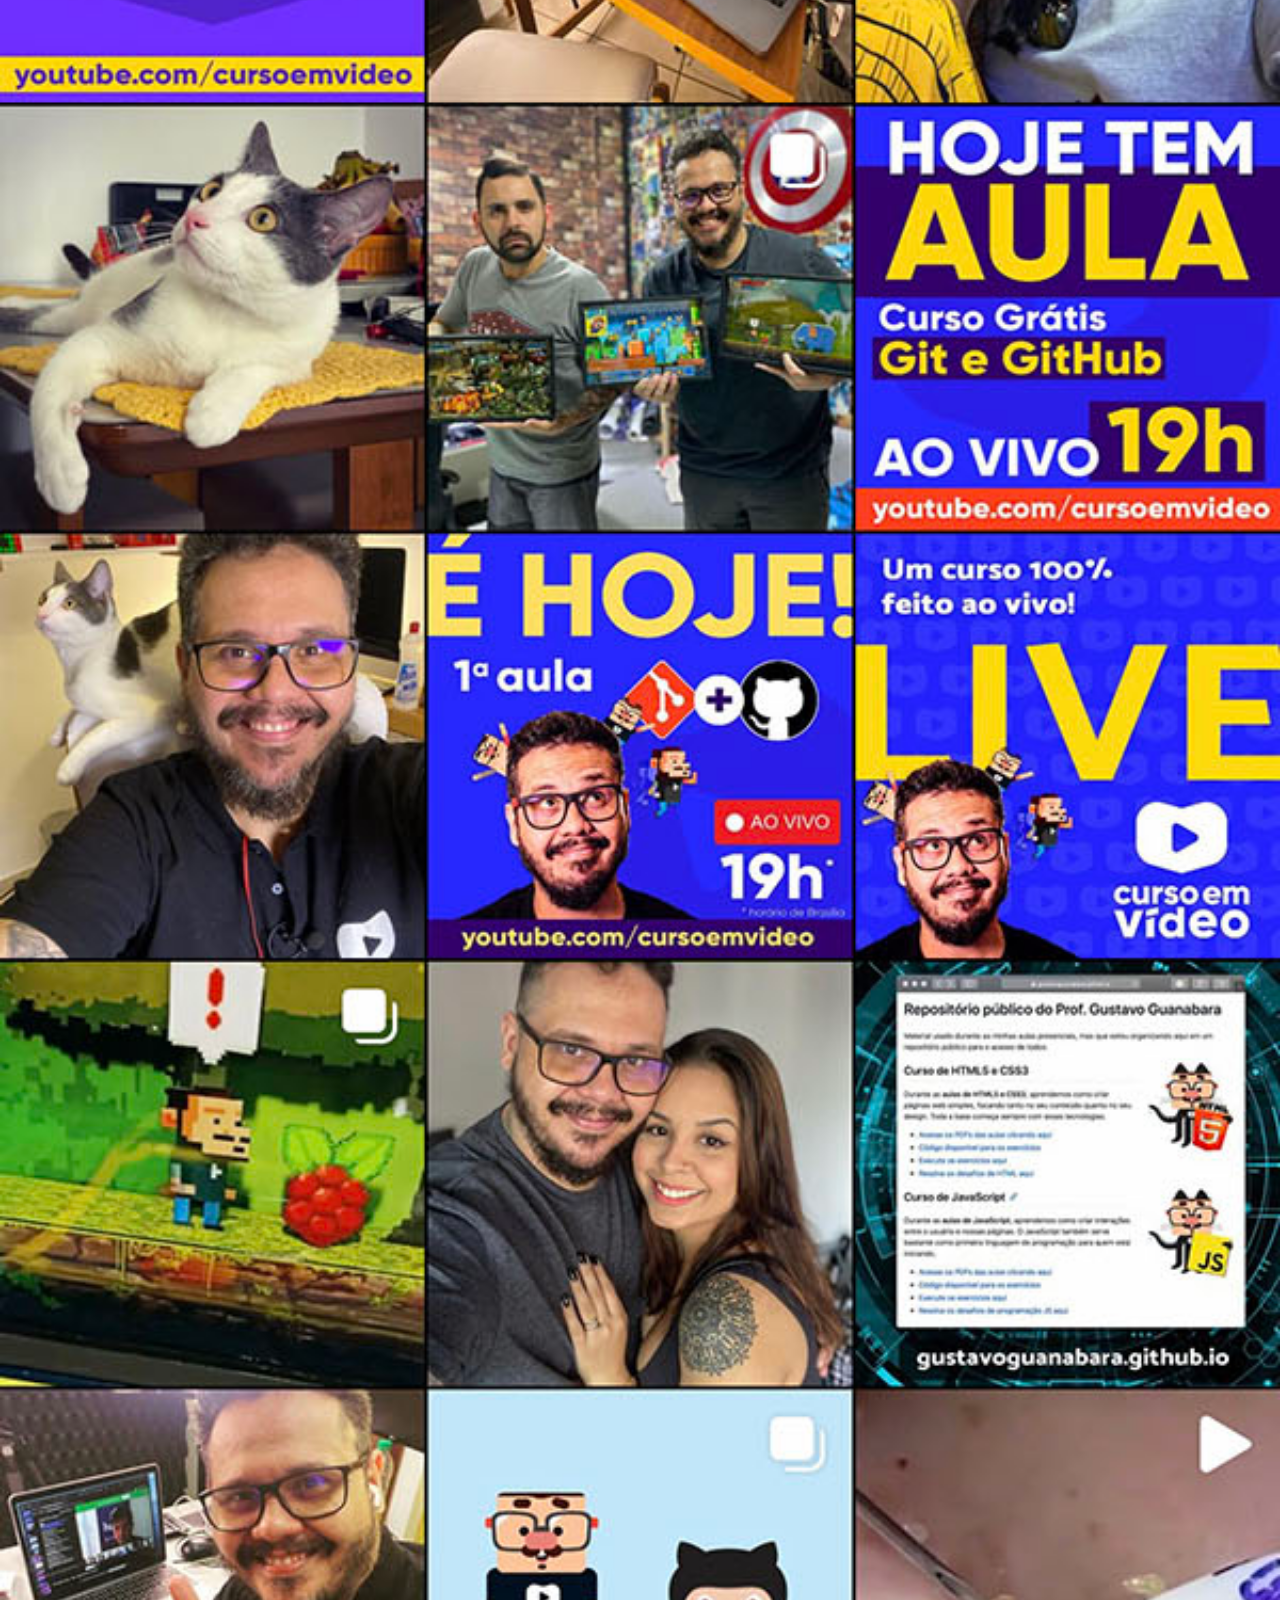
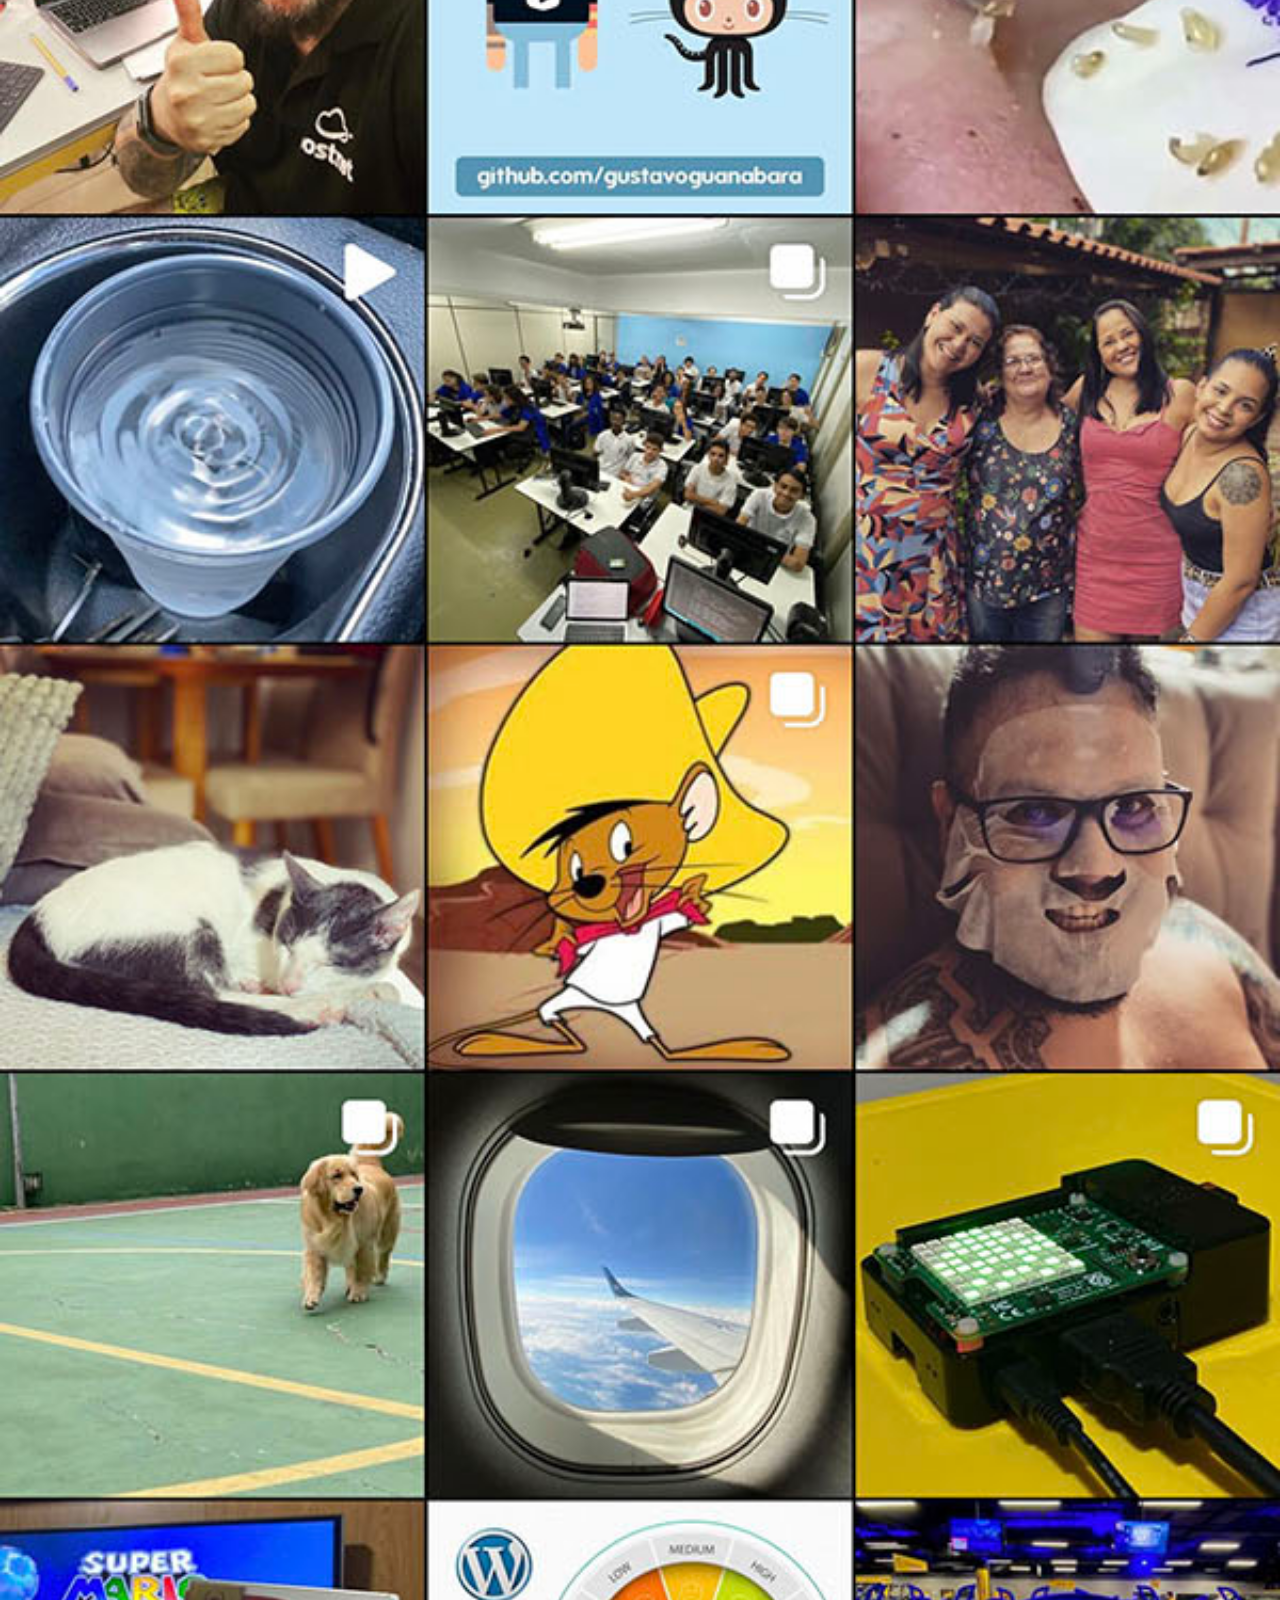
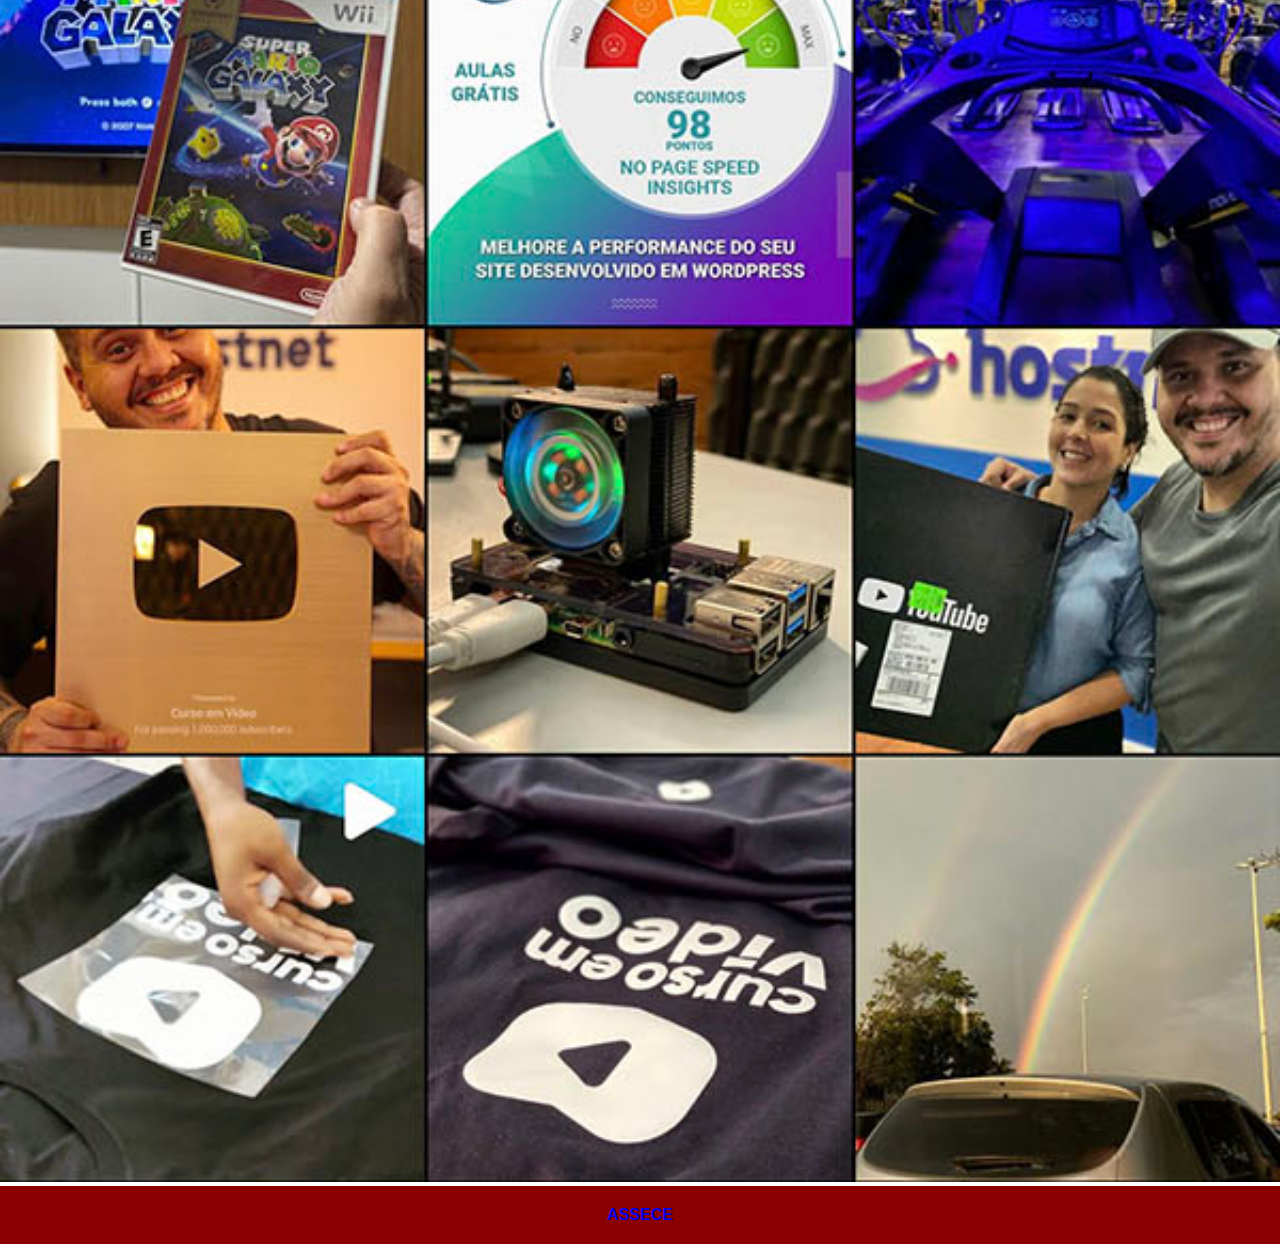
<file: instagram.html>
<!DOCTYPE html>
<html lang="pt-br">
<head>
    <meta charset="UTF-8">
    <meta name="viewport" content="width=device-width, initial-scale=1.0">
    <title>logo-instagram</title>
    <link rel="stylesheet" href="estilo/social.css">
</head>
<body>
    <img src="imagens/tela-instagram.jpg" alt="instagram">
    <a href="https://www.youtube.com/c/CursoemV%C3%ADdeo/playlists" target="_blank"> ASSECE</a>
</body>
</html>
</file>
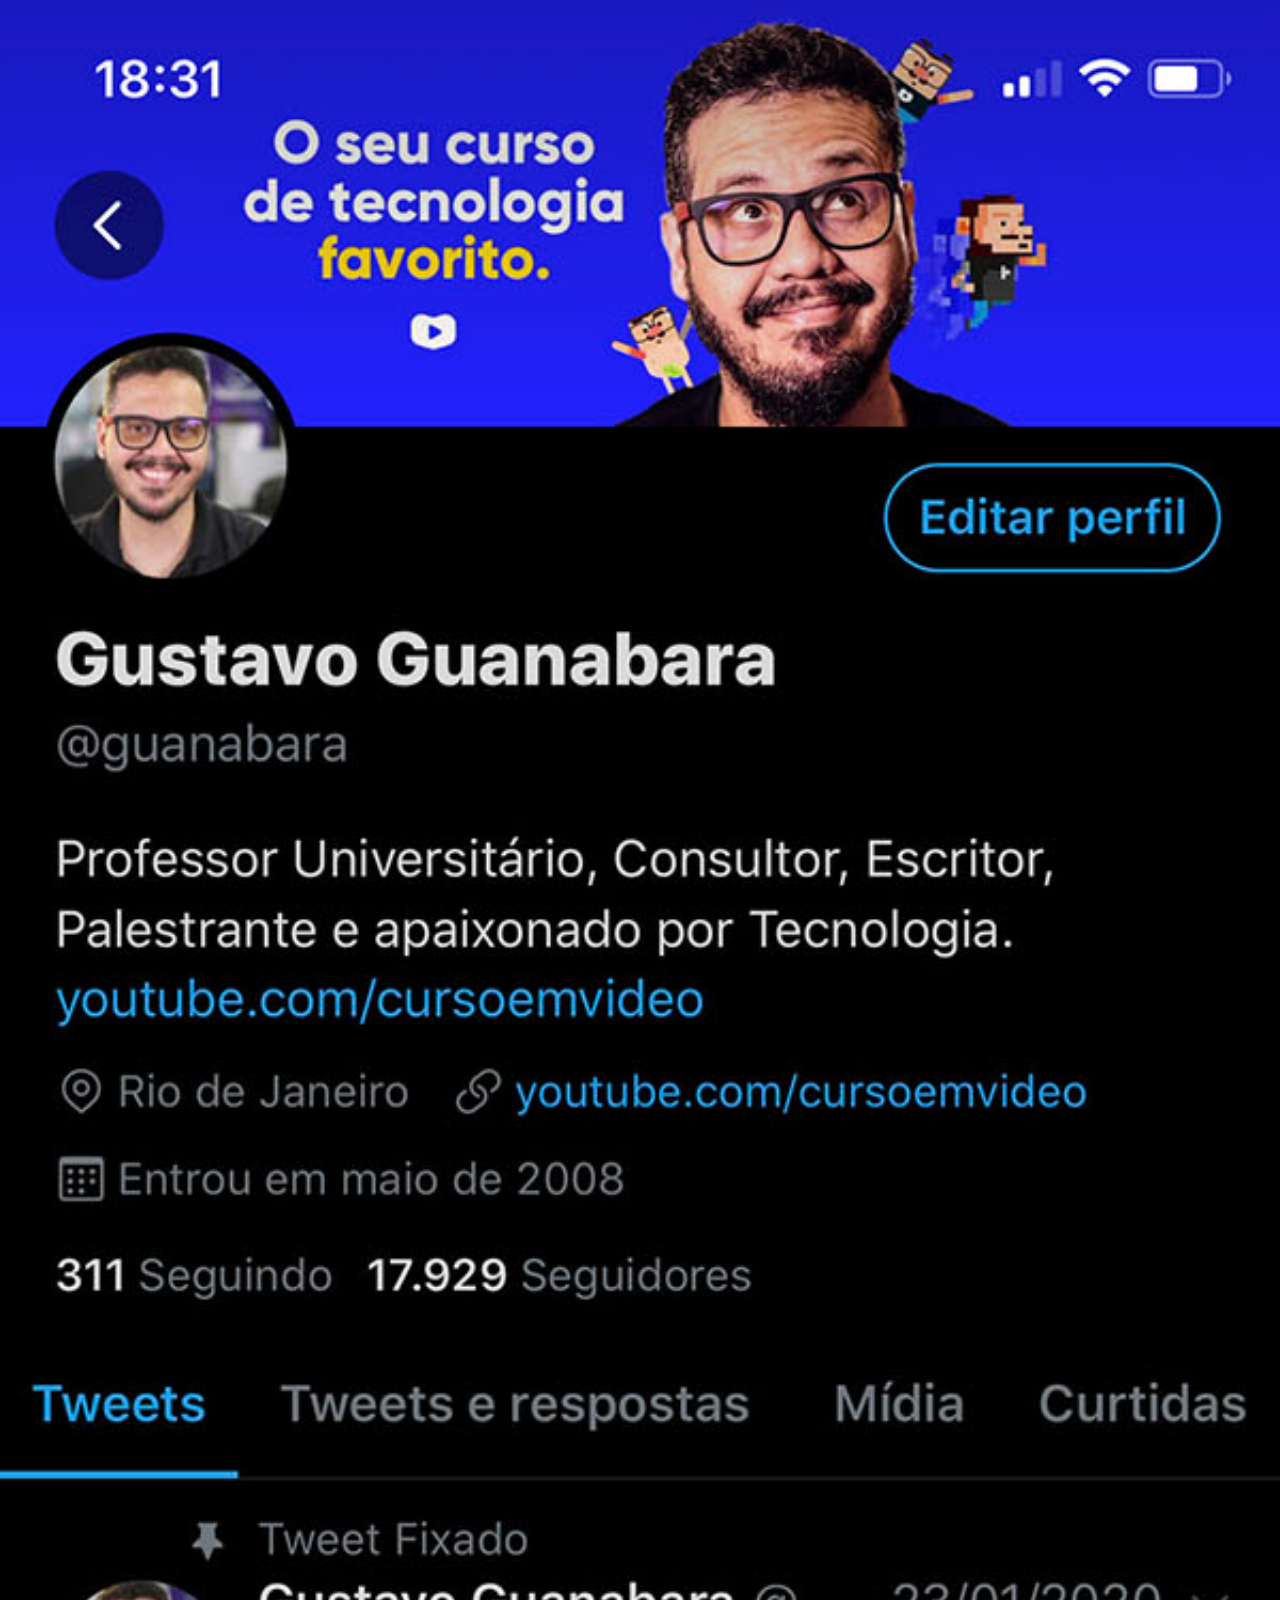
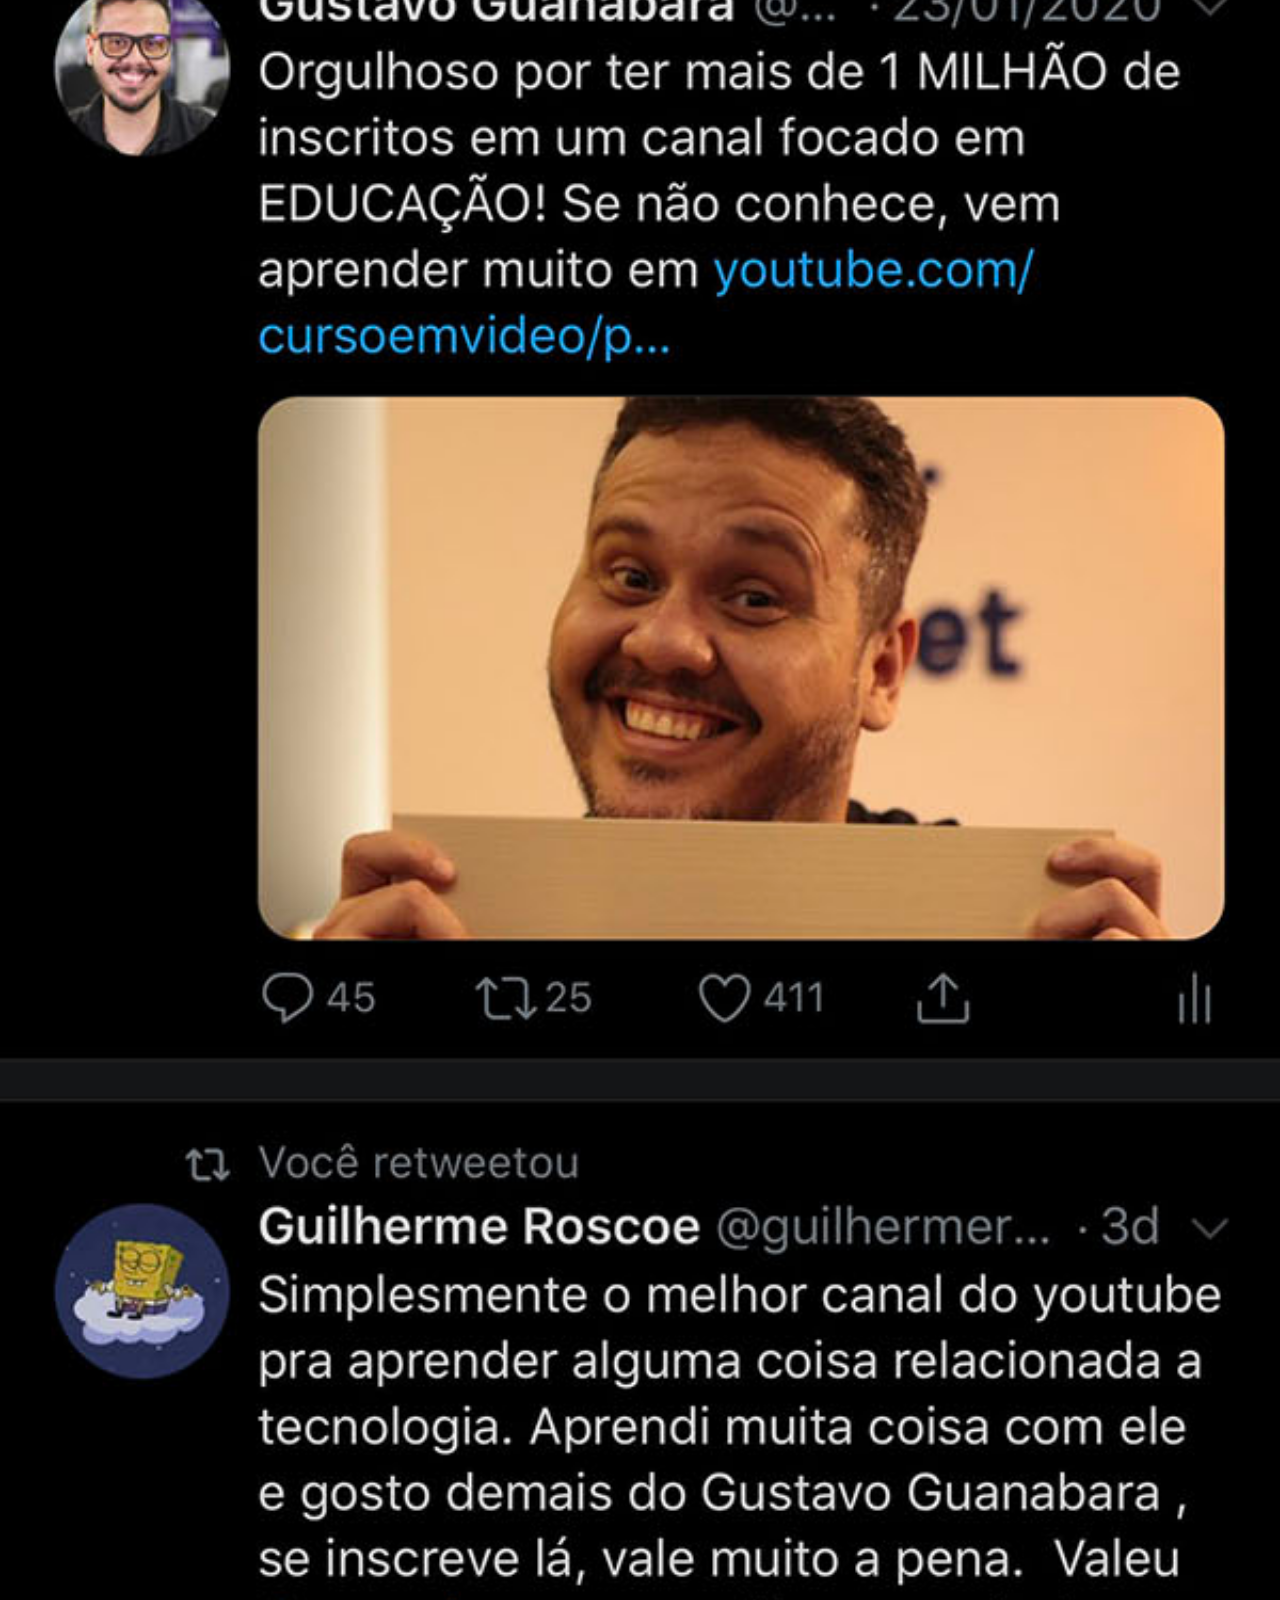
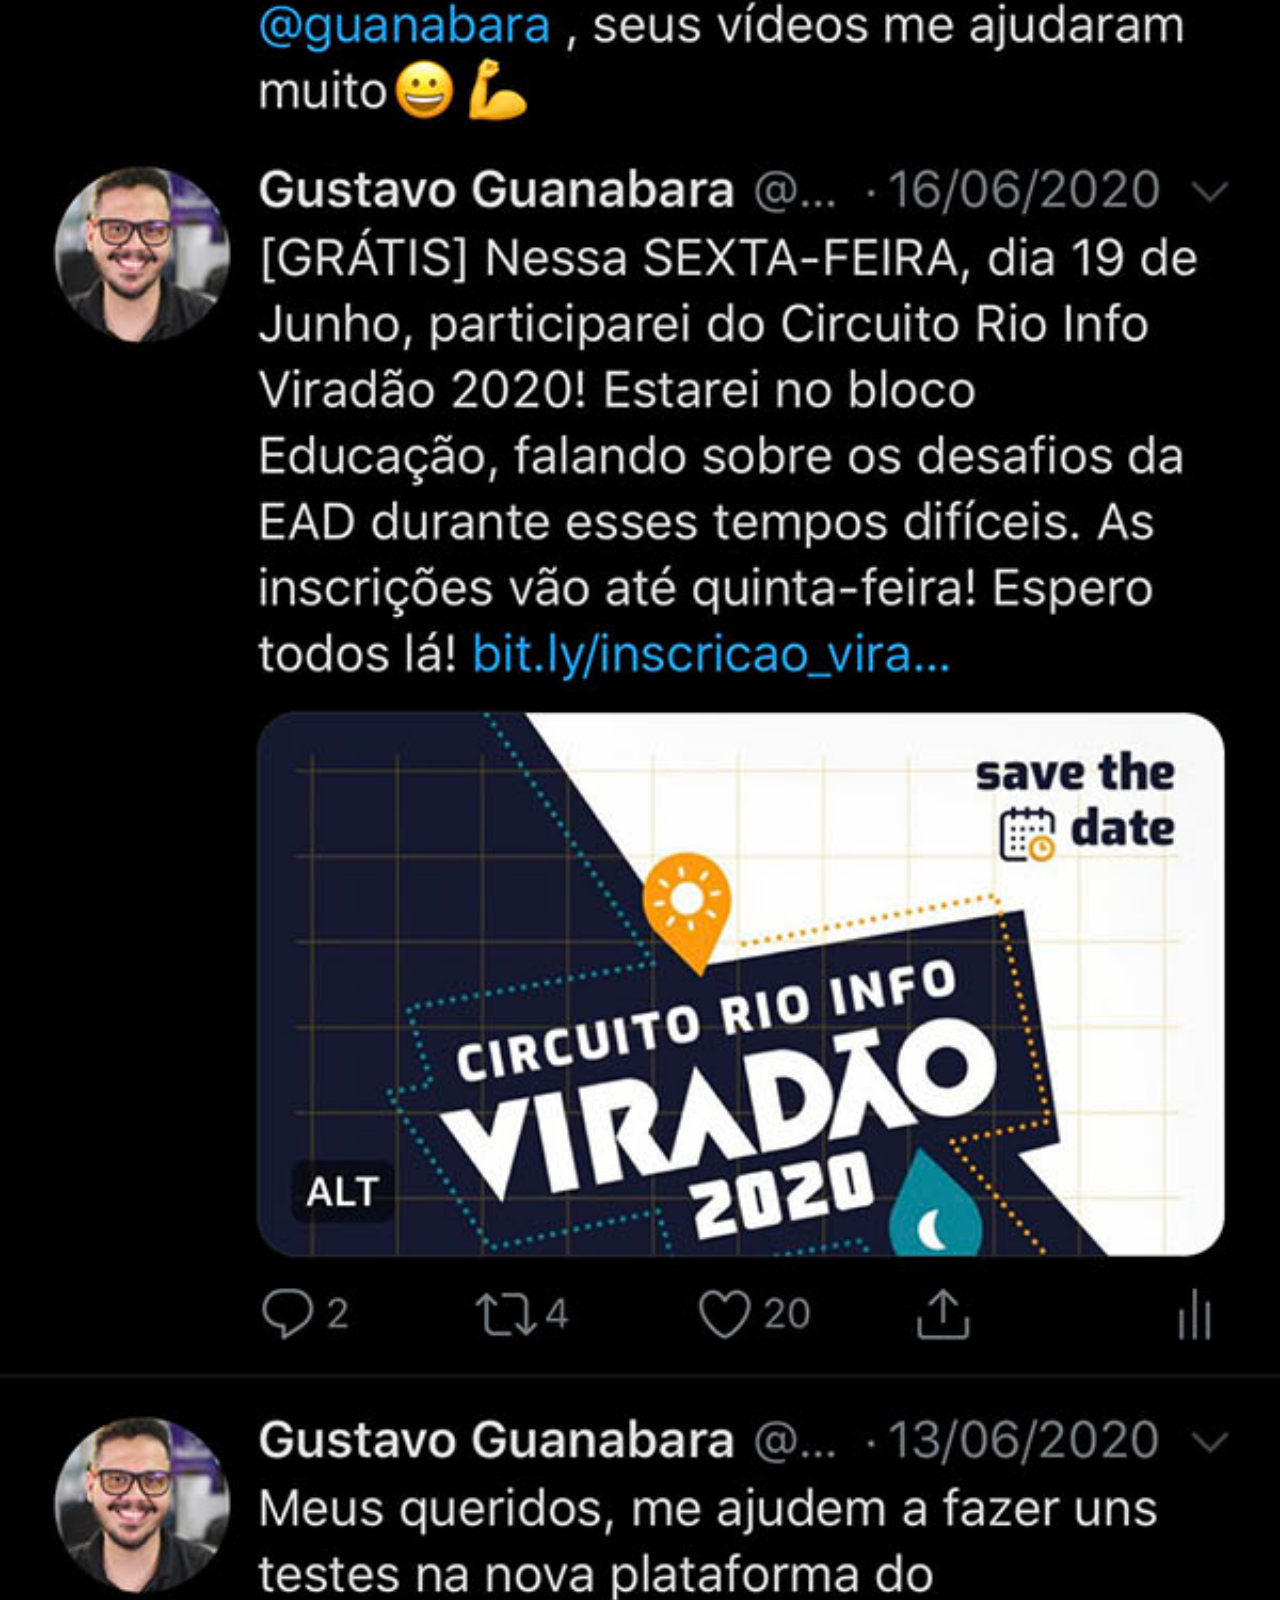
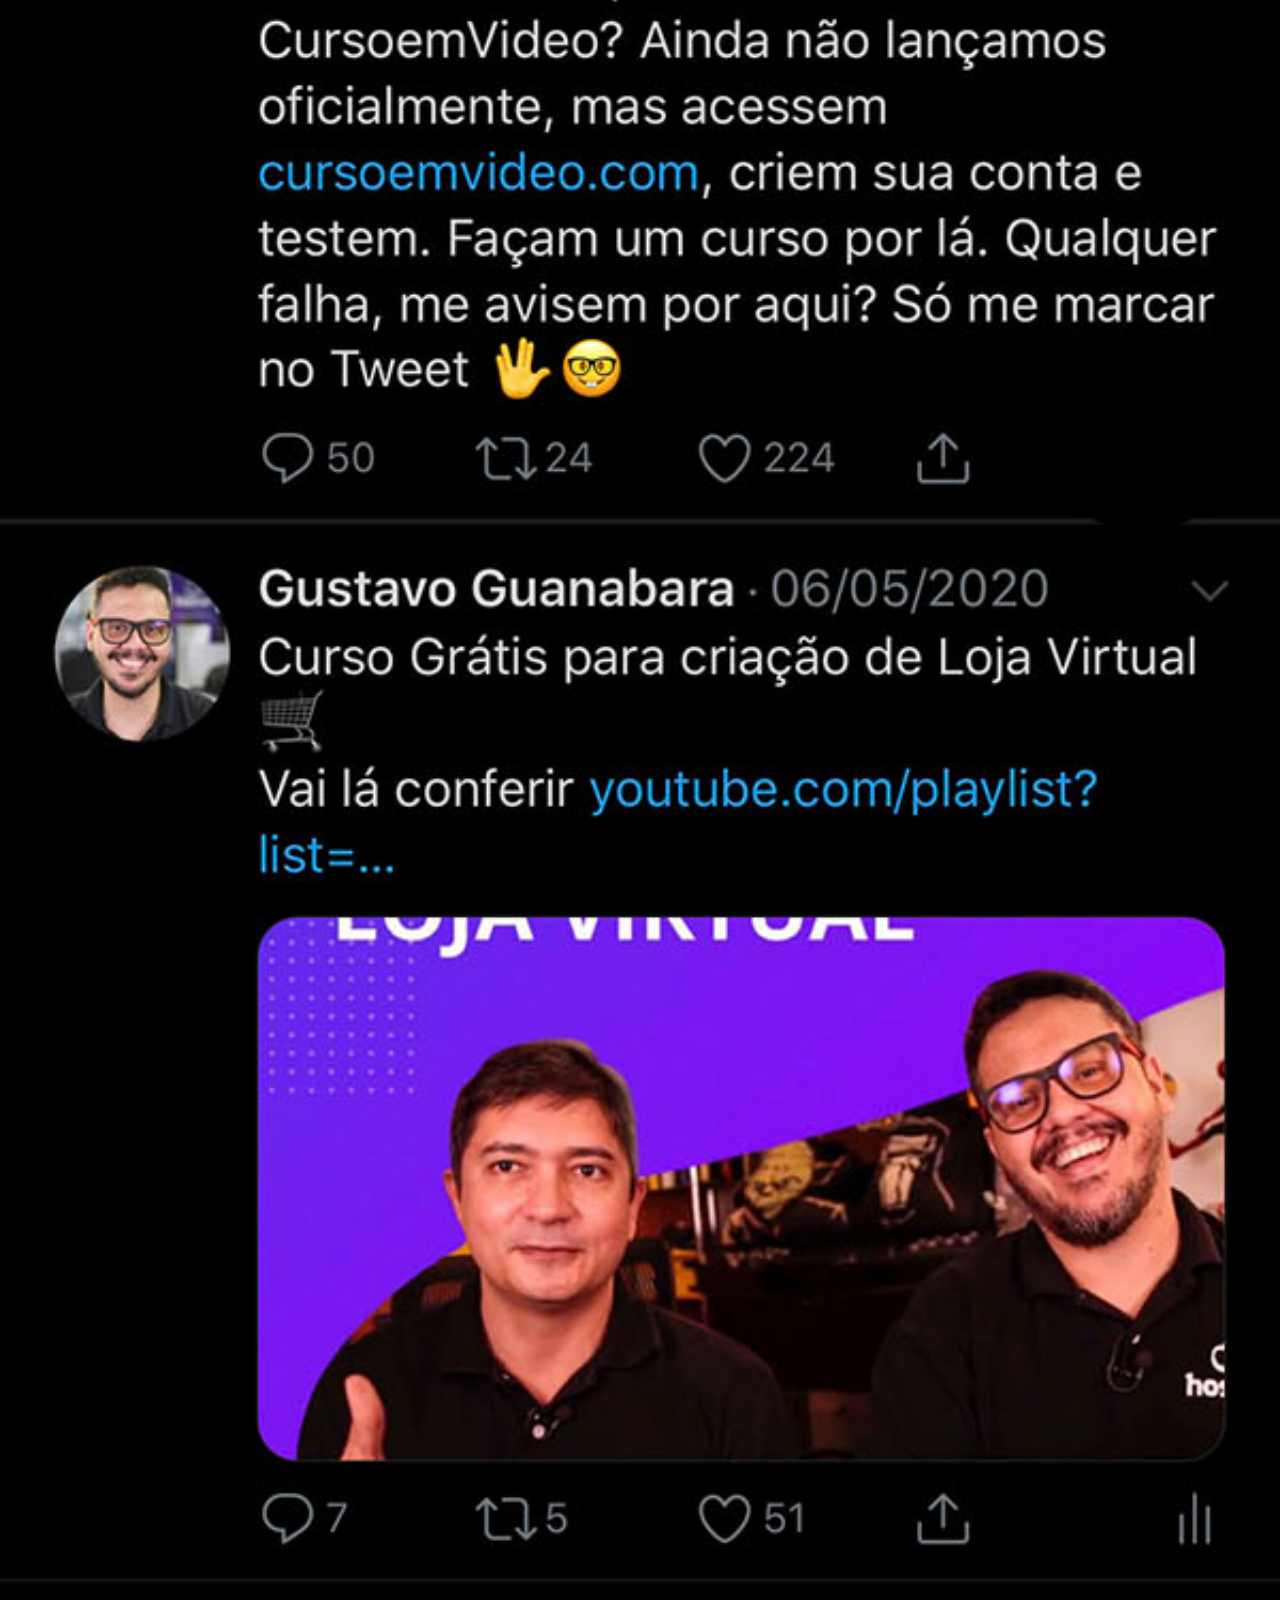
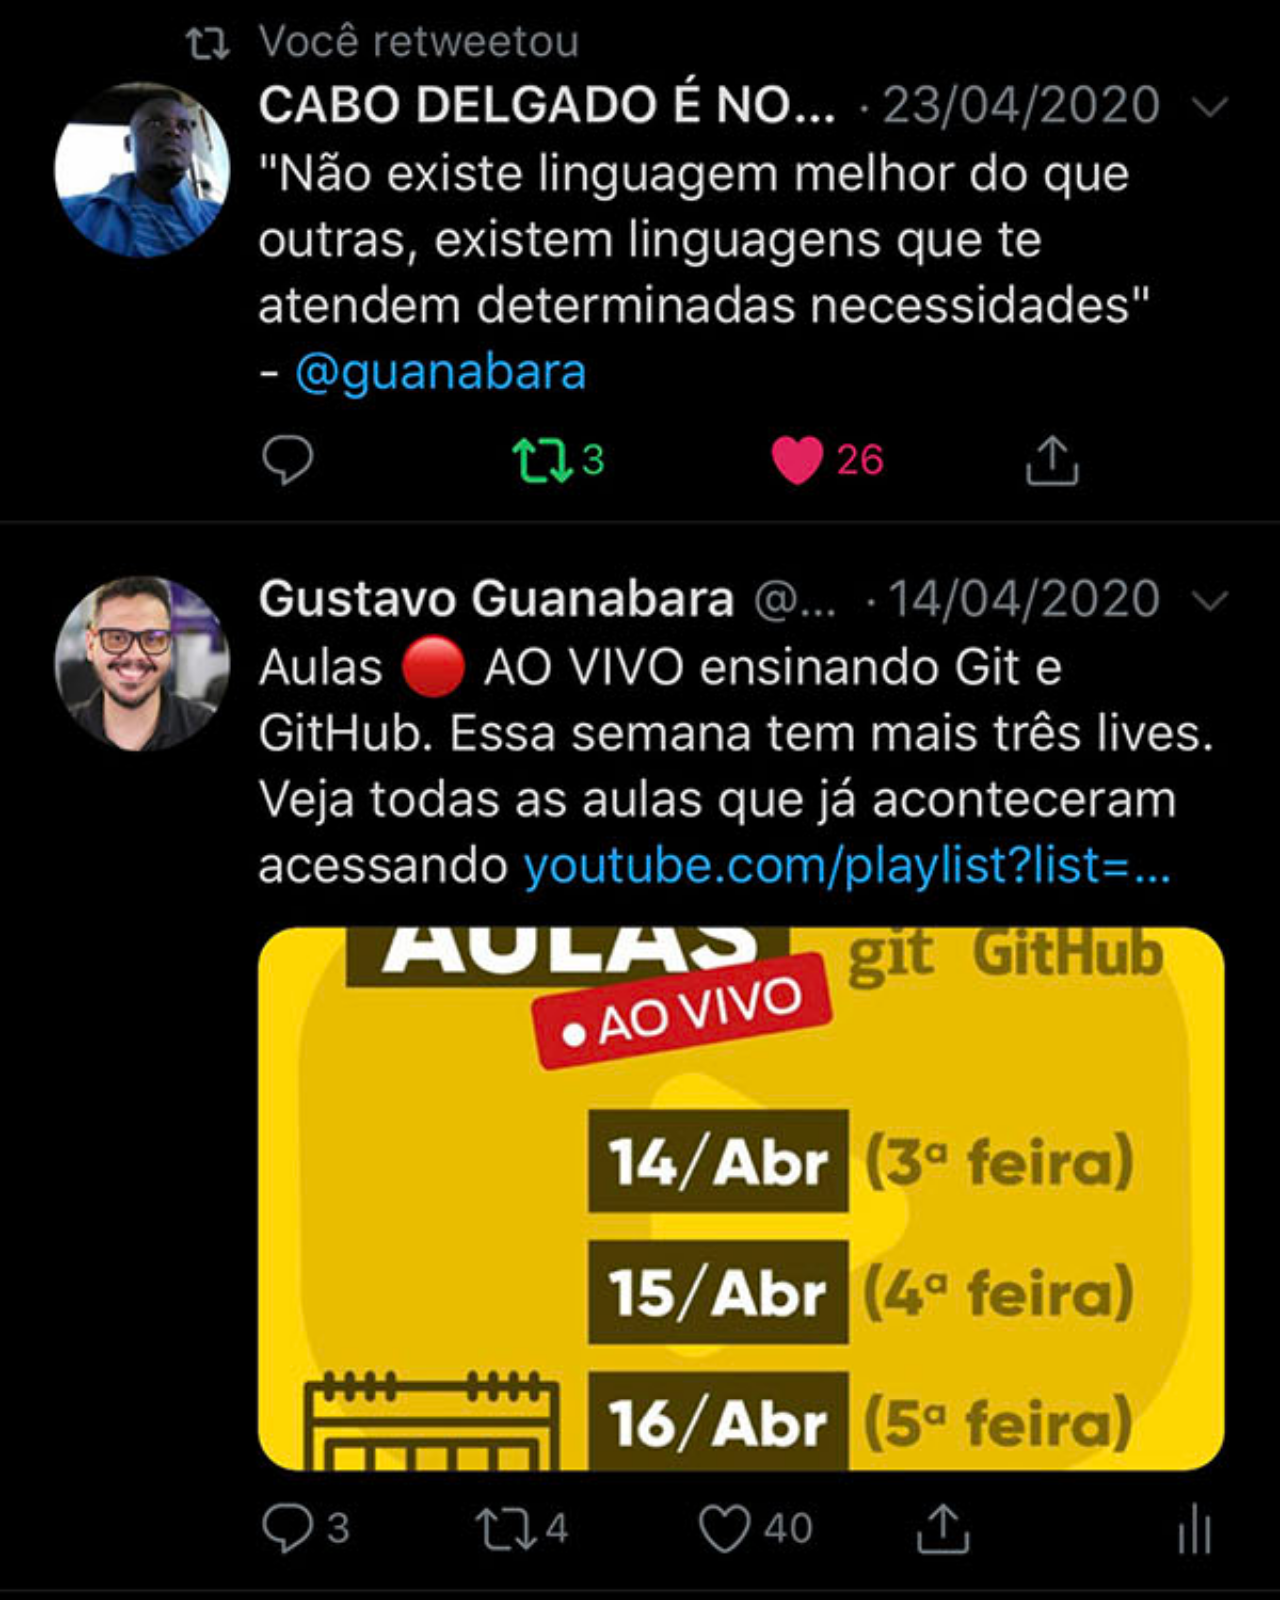
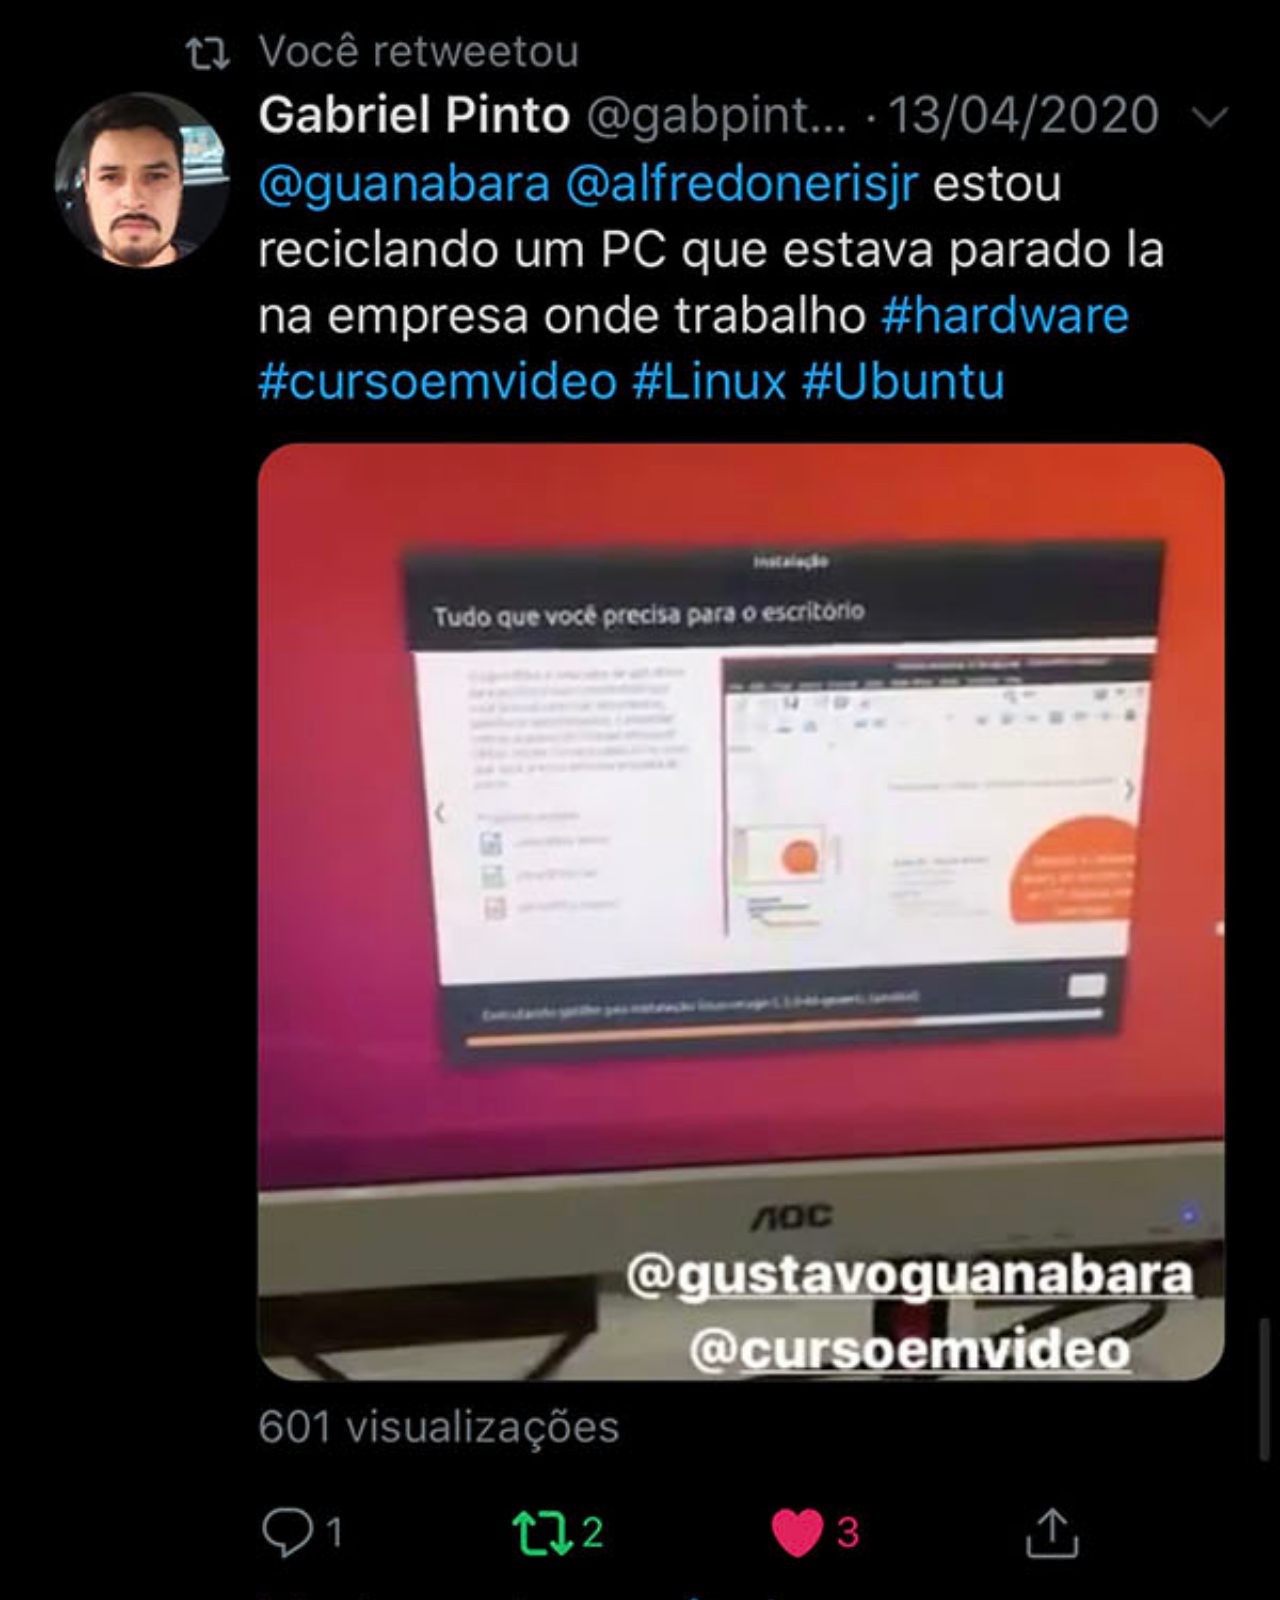
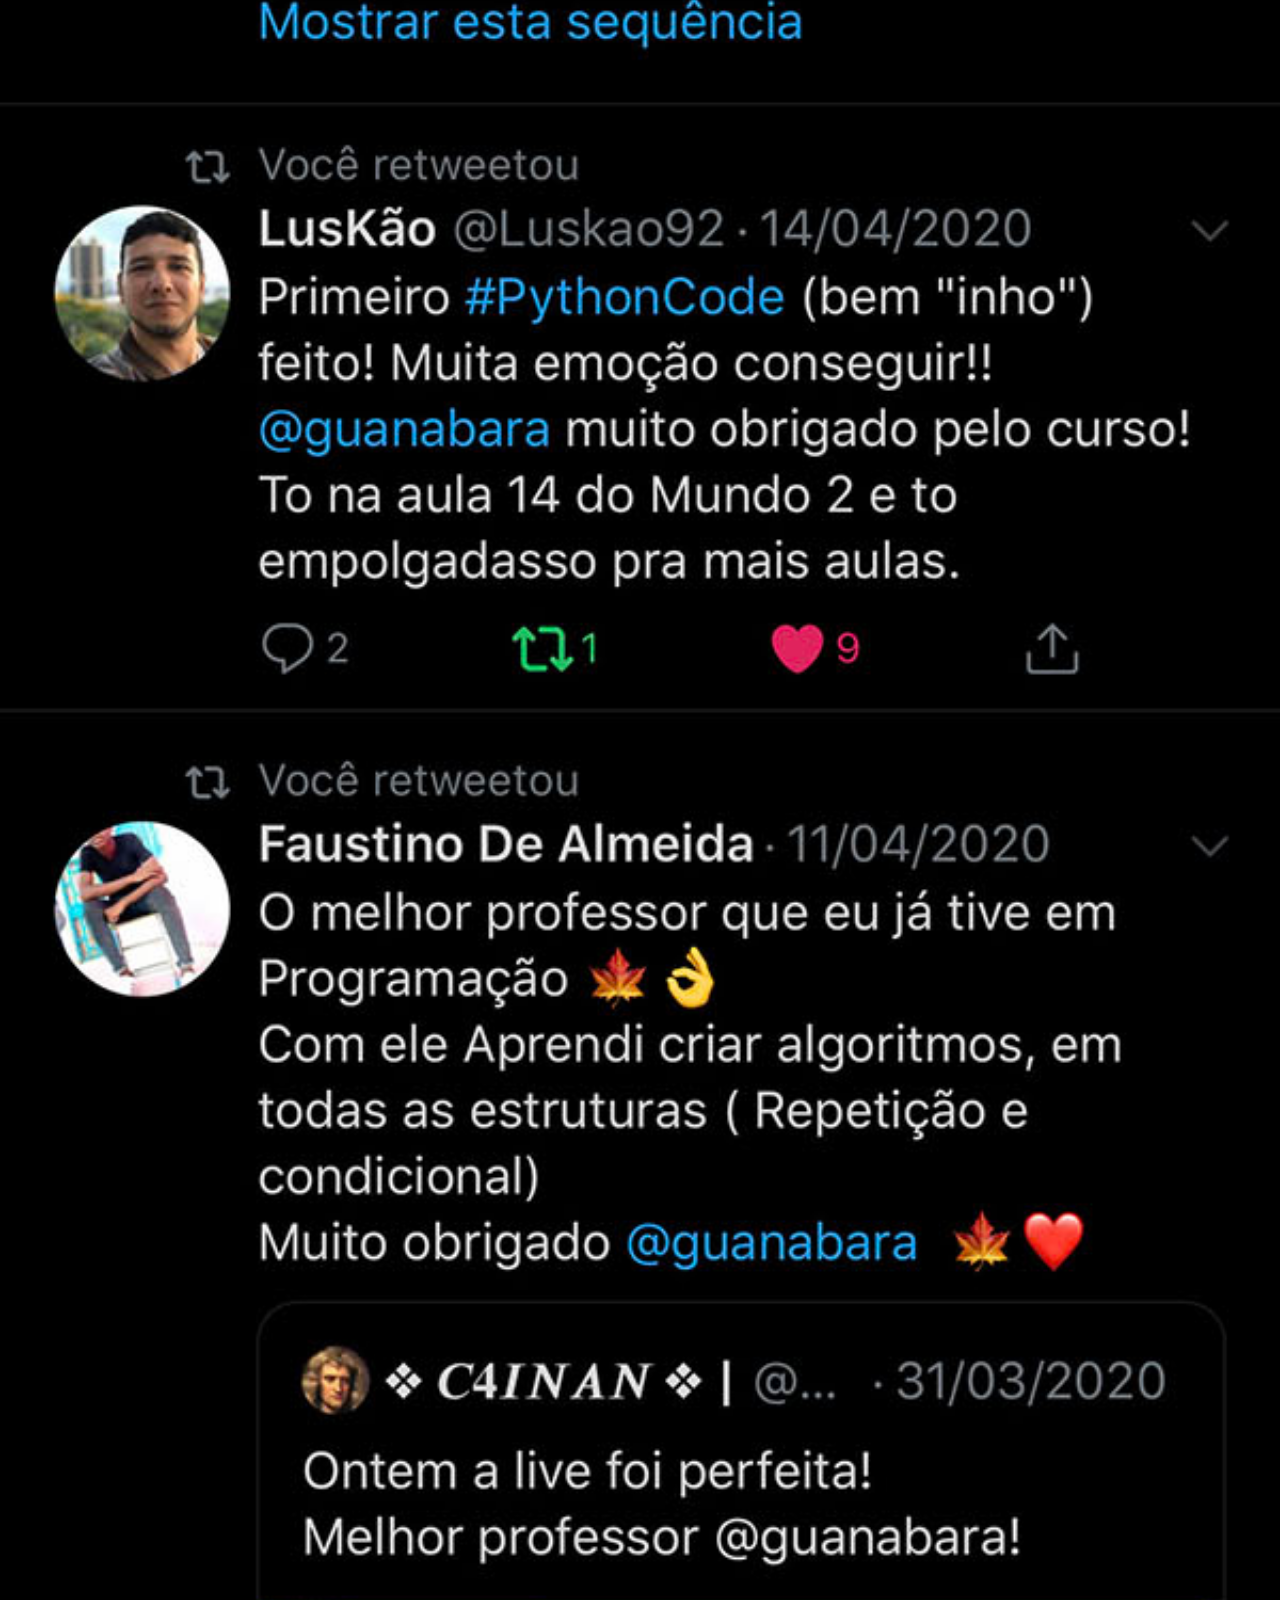
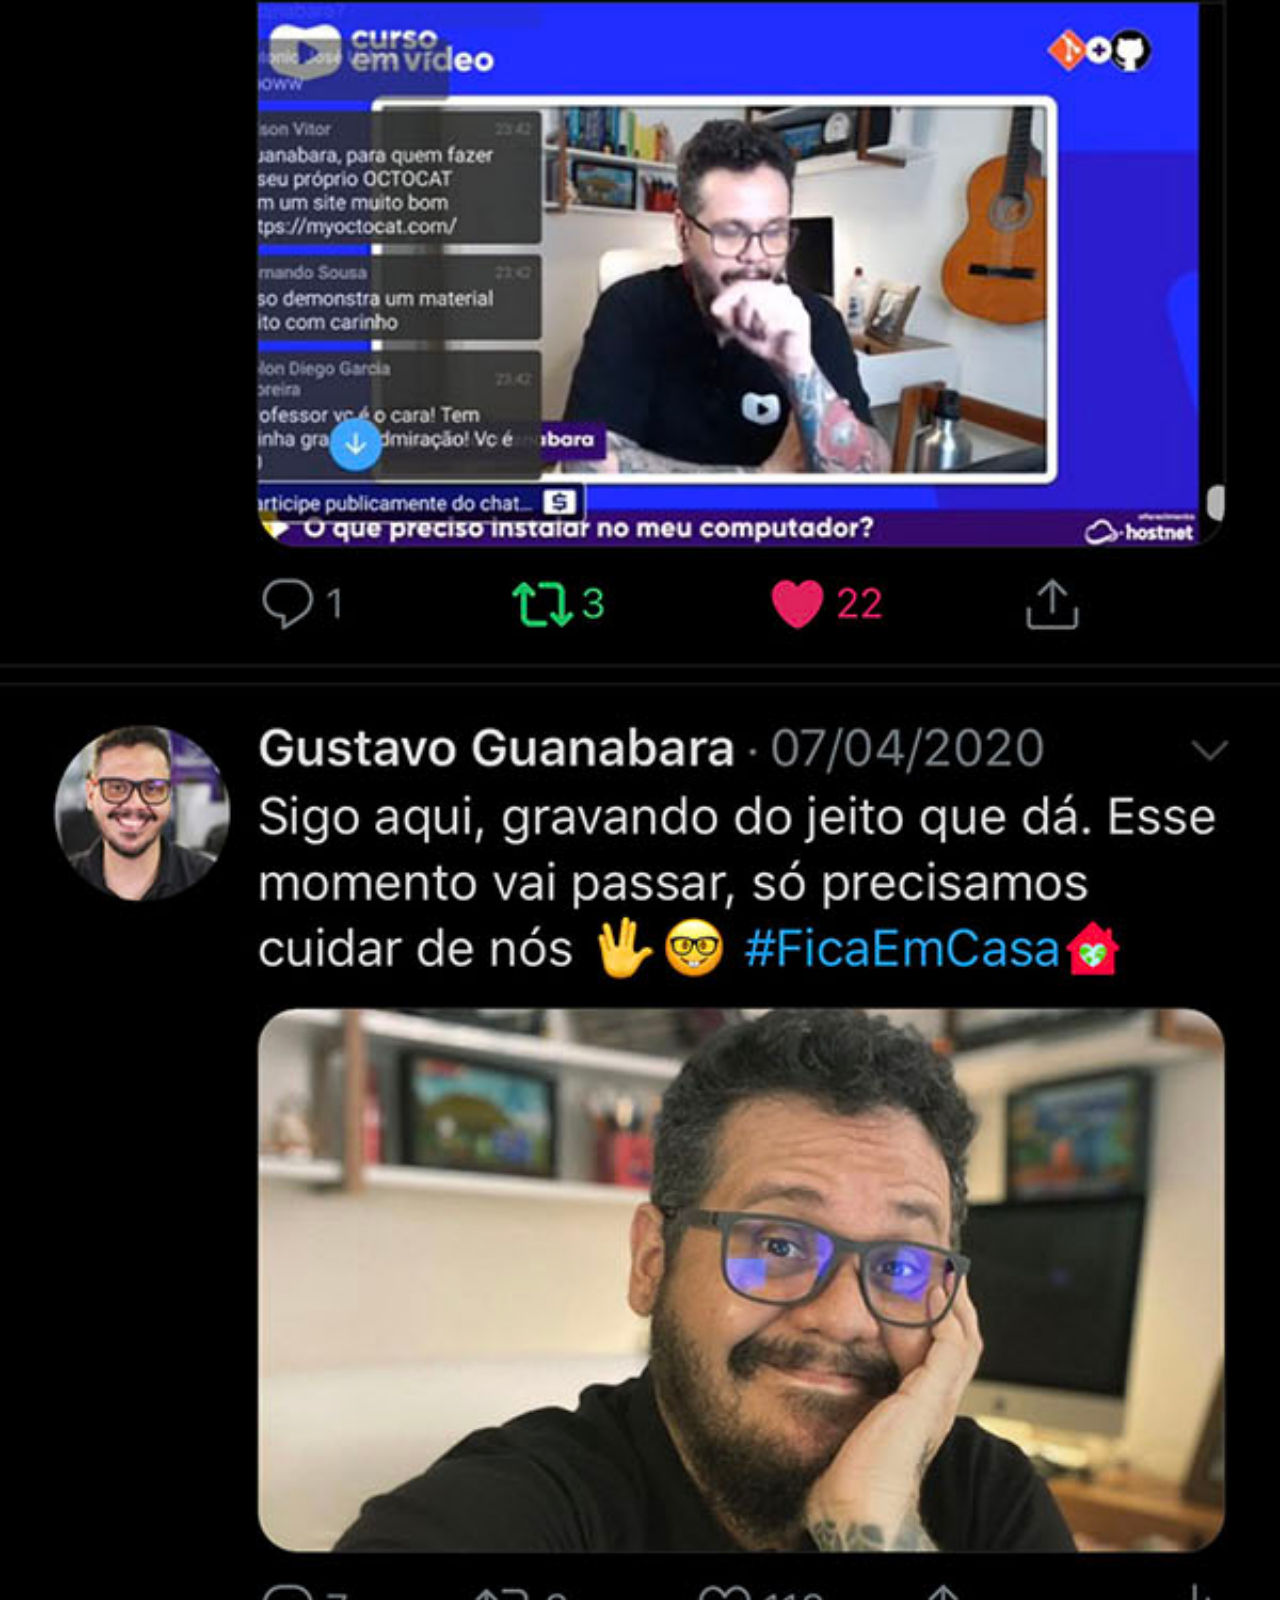
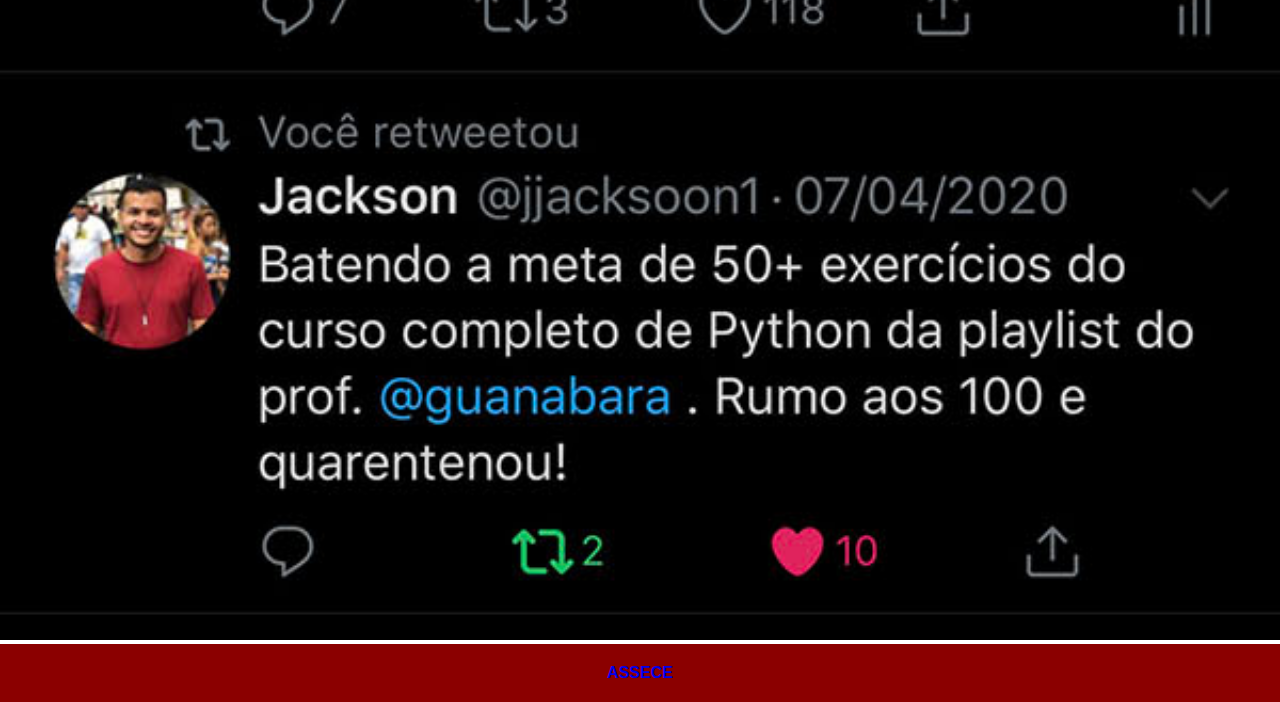
<file: twitter.html>
<!DOCTYPE html>
<html lang="pt-br">
<head>
    <meta charset="UTF-8">
    <meta name="viewport" content="width=device-width, initial-scale=1.0">
    <title>twitter</title>
    <link rel="stylesheet" href="estilo/social.css">
</head>
<body>
    <img src="imagens/tela-twitter.jpg" alt="twitter">
    <a href="https://www.youtube.com/c/CursoemV%C3%ADdeo/playlists" target="_blank"> ASSECE</a>
</body>
</html>
</file>
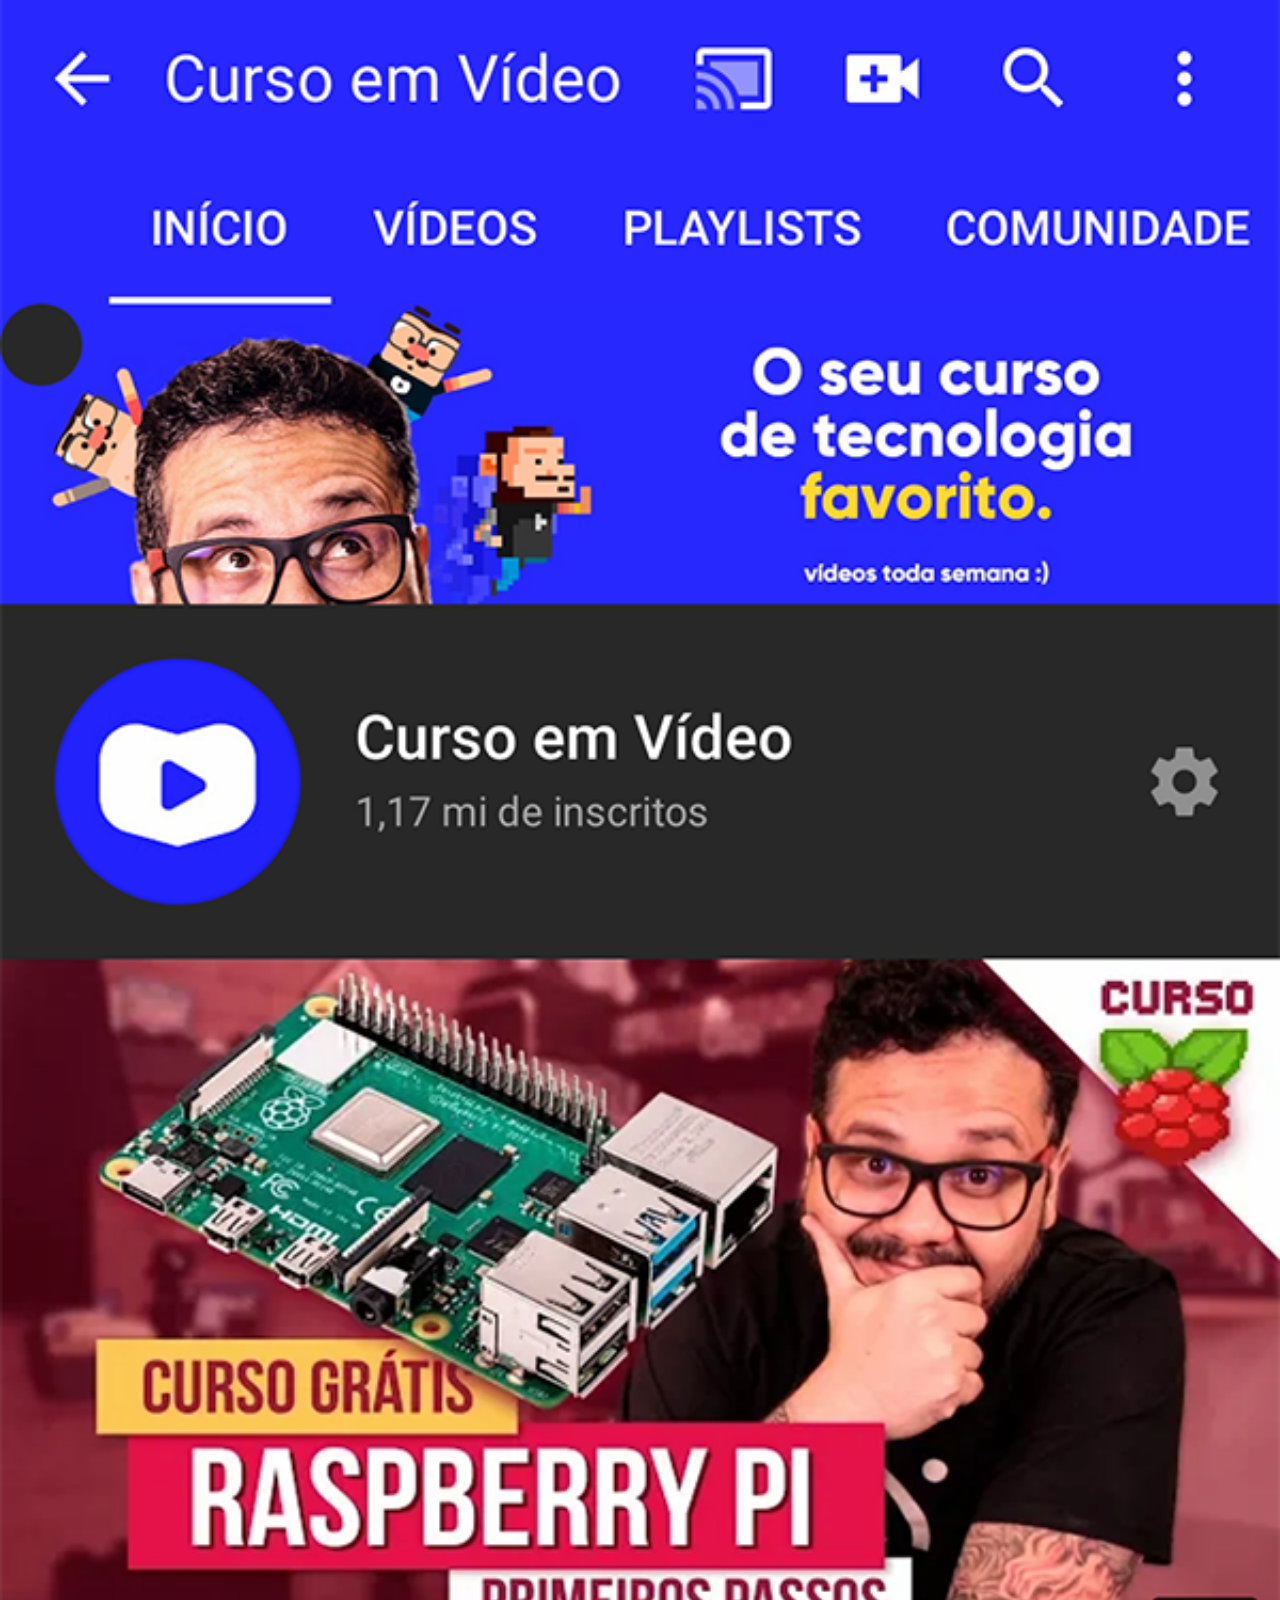
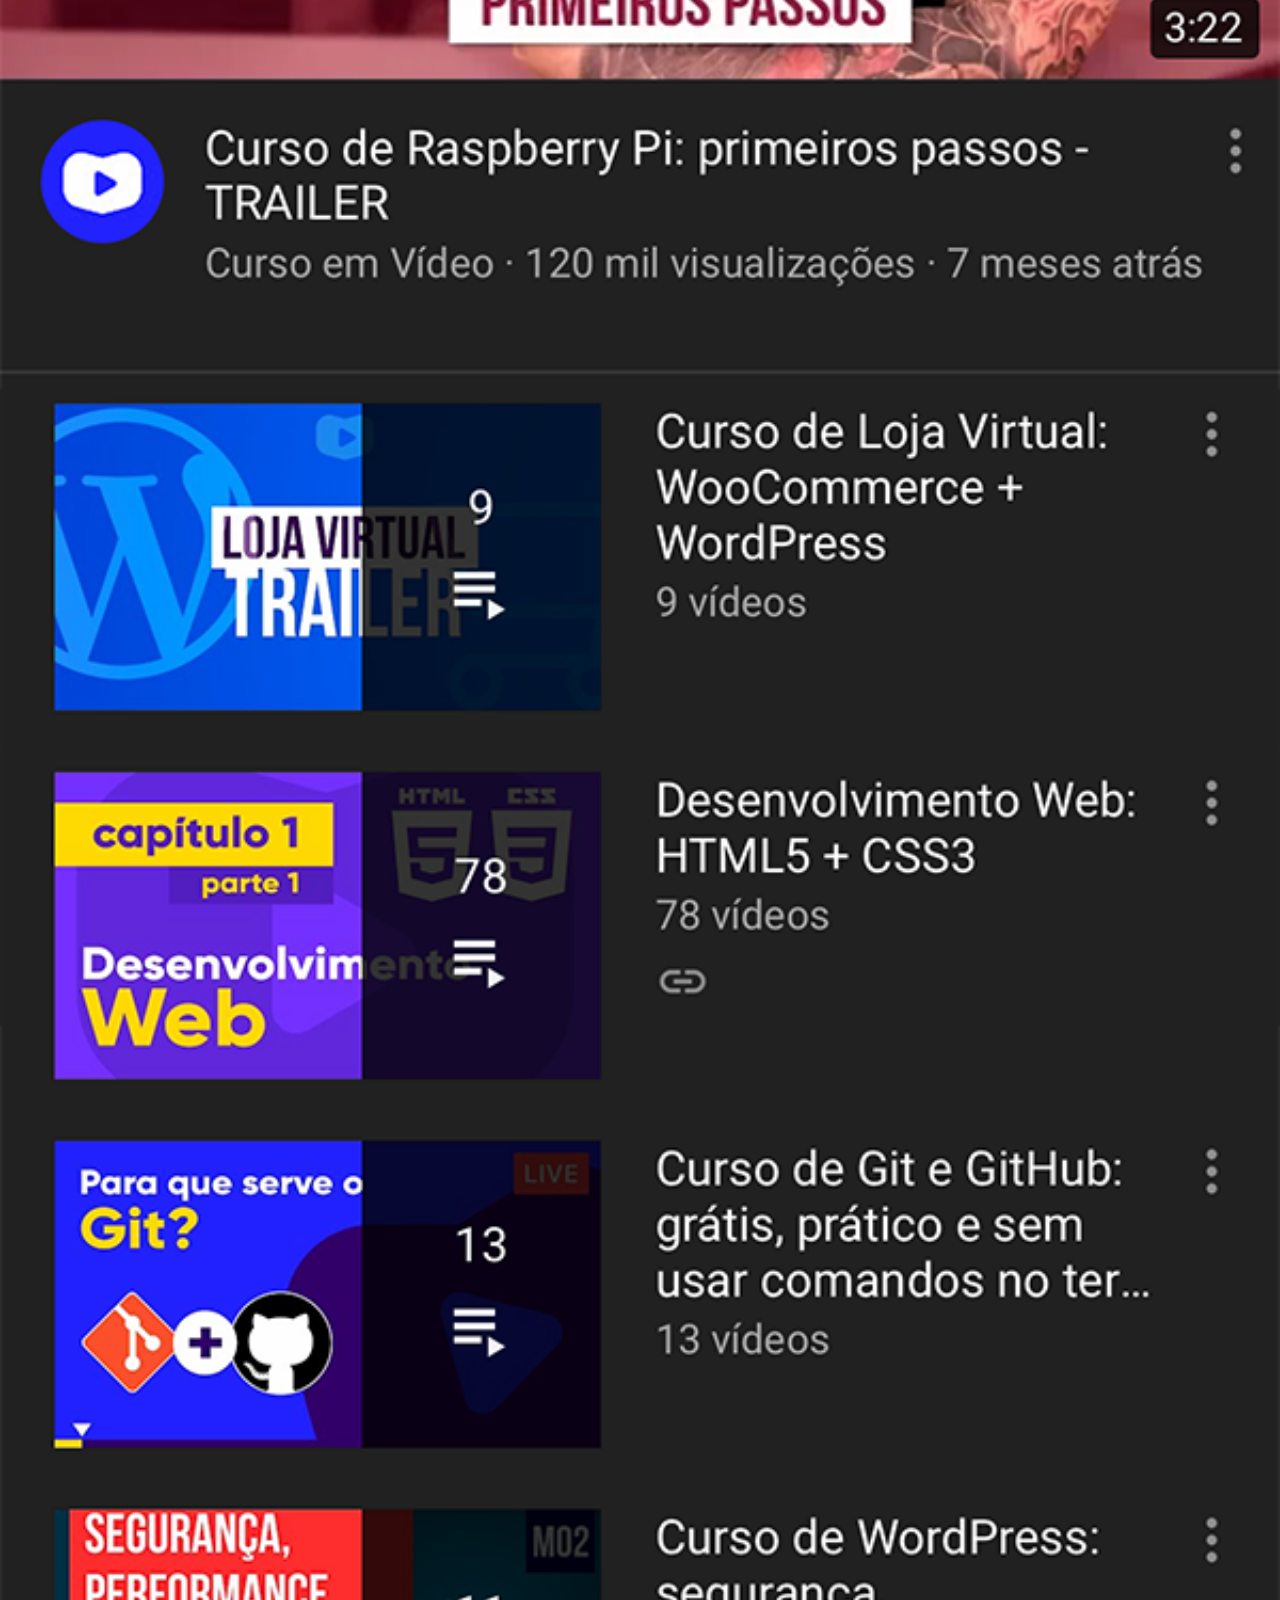
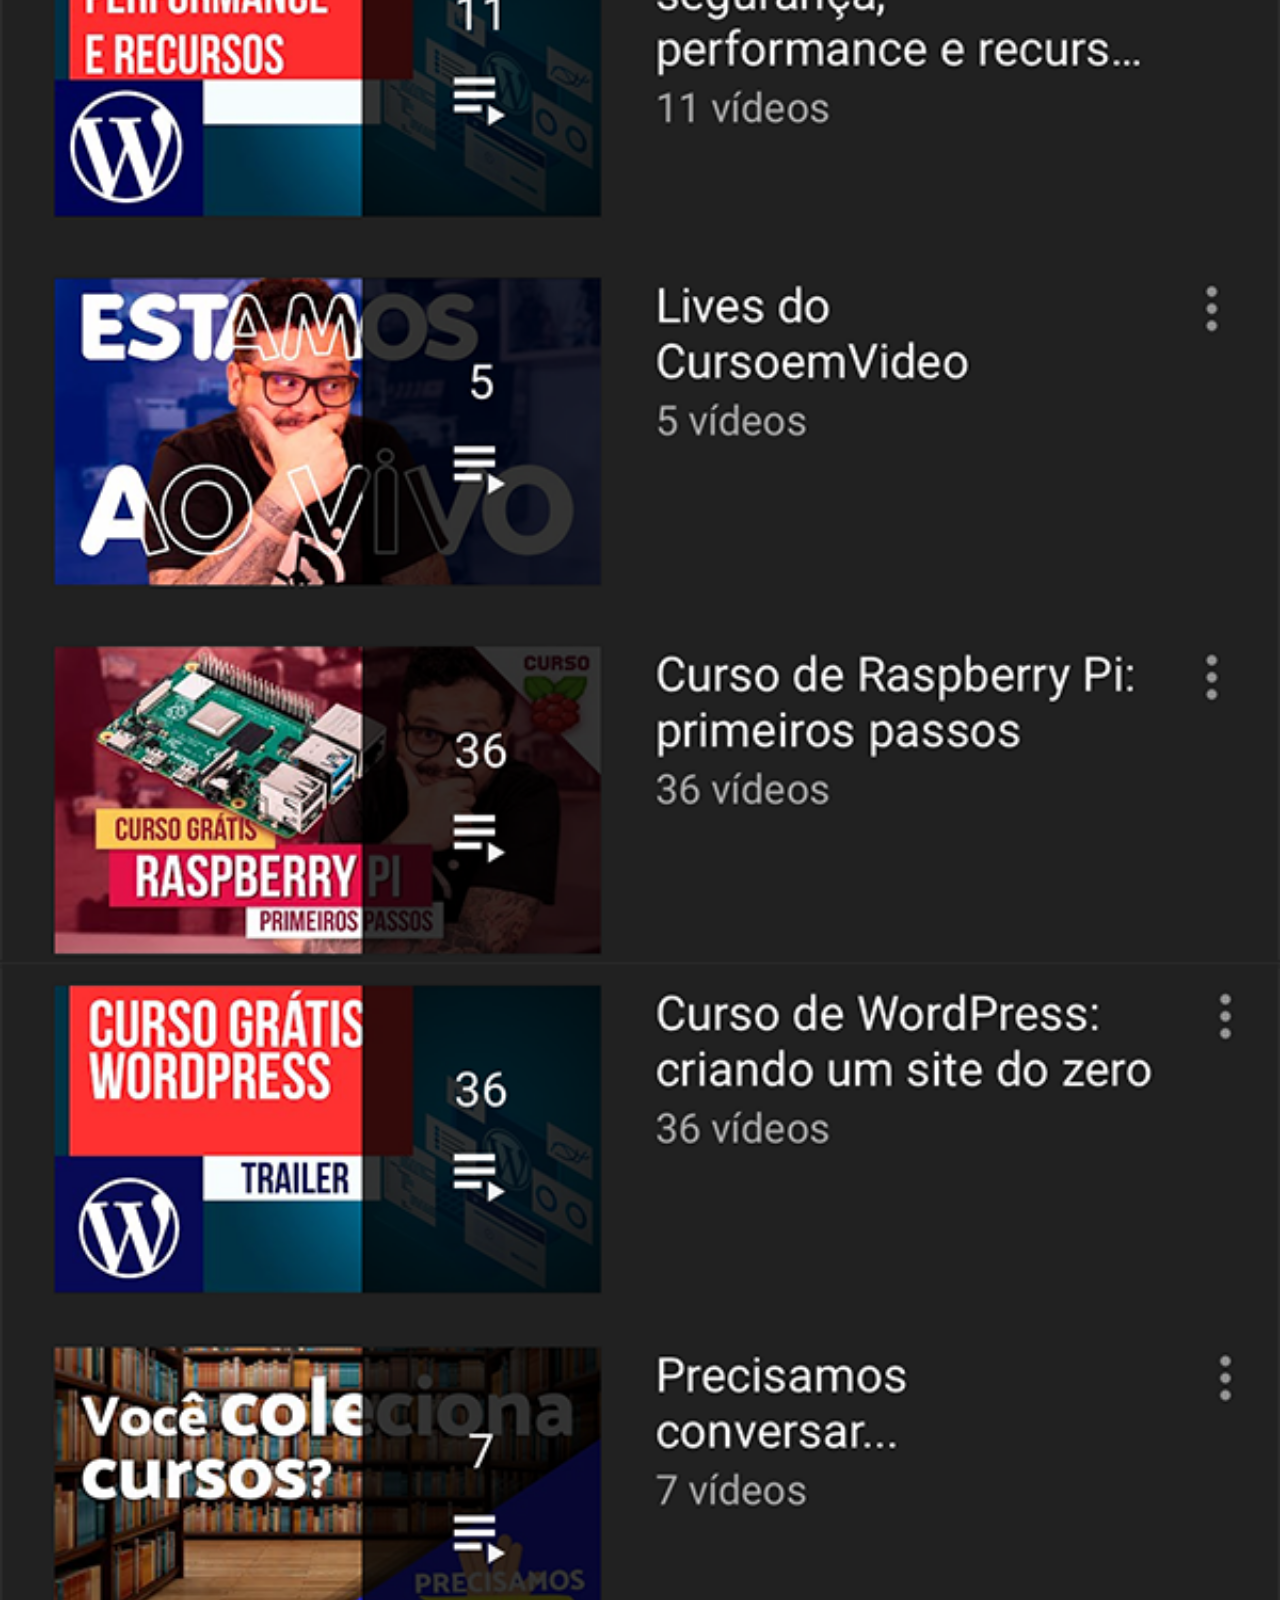
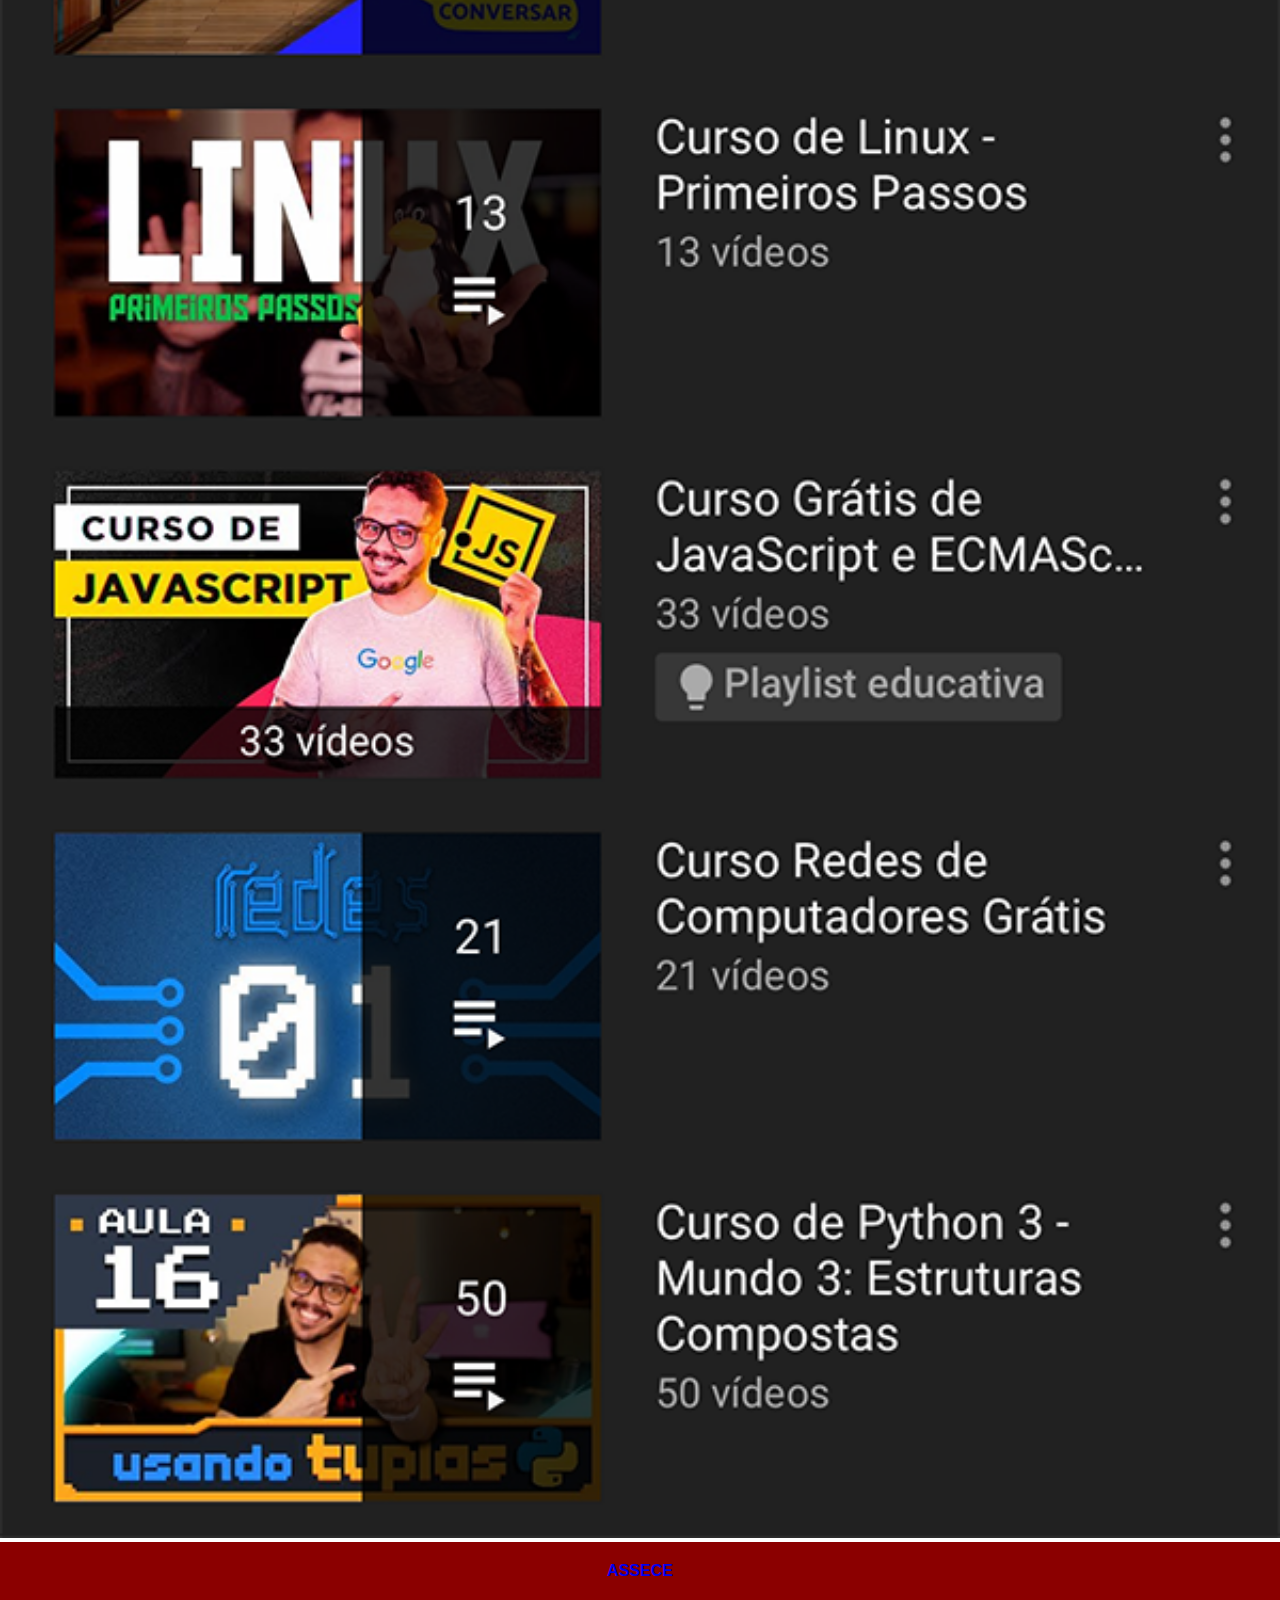
<file: youtube.html>
<!DOCTYPE html>
<html lang="pt-br">
<head>
    <meta charset="UTF-8">
    <meta name="viewport" content="width=device-width, initial-scale=1.0">
    <title>youtube</title>
    <link rel="stylesheet" href="estilo/social.css">
    <style>
        *{
            margin: 0px;
            padding: 0px;
            font-family: Arial, Helvetica, sans-serif;
        }
        ::-webkit-scrollbar{
        width: 0px;
        height: 0px;
        }
        img{
            width: 100vw;
        }
        a{
          display: block;  
          background-color: darkred;
          padding:20px ;
          text-align: center;
          font-weight: bolder;
          text-decoration: none;
        }
        a:hover{
            background-color: red;
        }

        

    </style>
</head>
<body>
    <img src="imagens/tela-youtube.png" alt="youtube">
    <a href="https://www.youtube.com/c/CursoemV%C3%ADdeo/playlists" target="_blank"> ASSECE</a>
</body>
</html>
</file>
<file: estilo/style.css>
@charset "utf-8";

*{
    margin: 0px;
    padding: 0px;
    font-family: Arial, Helvetica, sans-serif;
}

::-webkit-scrollbar{
    width: 0px;
    height: 0px;
    }

html,body{
    height: 100vh;
    width: 100vw;
    background-color: black;
}


body{
    background: url('../imagens/fundo-madeira.jpg') no-repeat top center;
    background-size: cover;
    background-attachment: fixed;
}


main{
    position: relative;
    height: 100vh;
    background-color: ;
}


section#cll{
    position: absolute;
     top: 50%;
    left: 50%;
    transform: translate(-50%, -50%);

    height:627px;
    width: 311px;
    background-color: ;

    background: url('../imagens/frame-iphone.png') no-repeat;
}

 iframe#tela{
    position:relative;
    top:81px ;
    left: 23px;
    width: 266px;
    height: 469px;
}

section#redes-cosiais{
    text-align: right;
}
    

section#redes-cosiais img{
    width: 50px;
    margin: 10px;
    border-radius: 50%;
    box-shadow: 2px 2px 5px rgba(0, 0, 0, 0.377);
    box-sizing: border-box;
}
section#redes-cosiais img:hover{
    border: 2px solid rgba(255, 255, 255, 0.678);
    transform: translate(-4px, -4px);
    box-shadow: 5px 5px 10px rgba(0, 0, 0, 0.685);
    transition: transform.3s;
}
</file>
<file: estilo/social.css>
@charset "utf-8";
*{
    margin: 0px;
    padding: 0px;
    font-family: Arial, Helvetica, sans-serif;
}
::-webkit-scrollbar{
width: 0px;
height: 0px;
}
img{
    width: 100vw;
}
a{
  display: block;  
  background-color: darkred;
  padding:20px ;
  text-align: center;
  font-weight: bolder;
  text-decoration: none;
}
a:hover{
    background-color: red;
}
</file>
